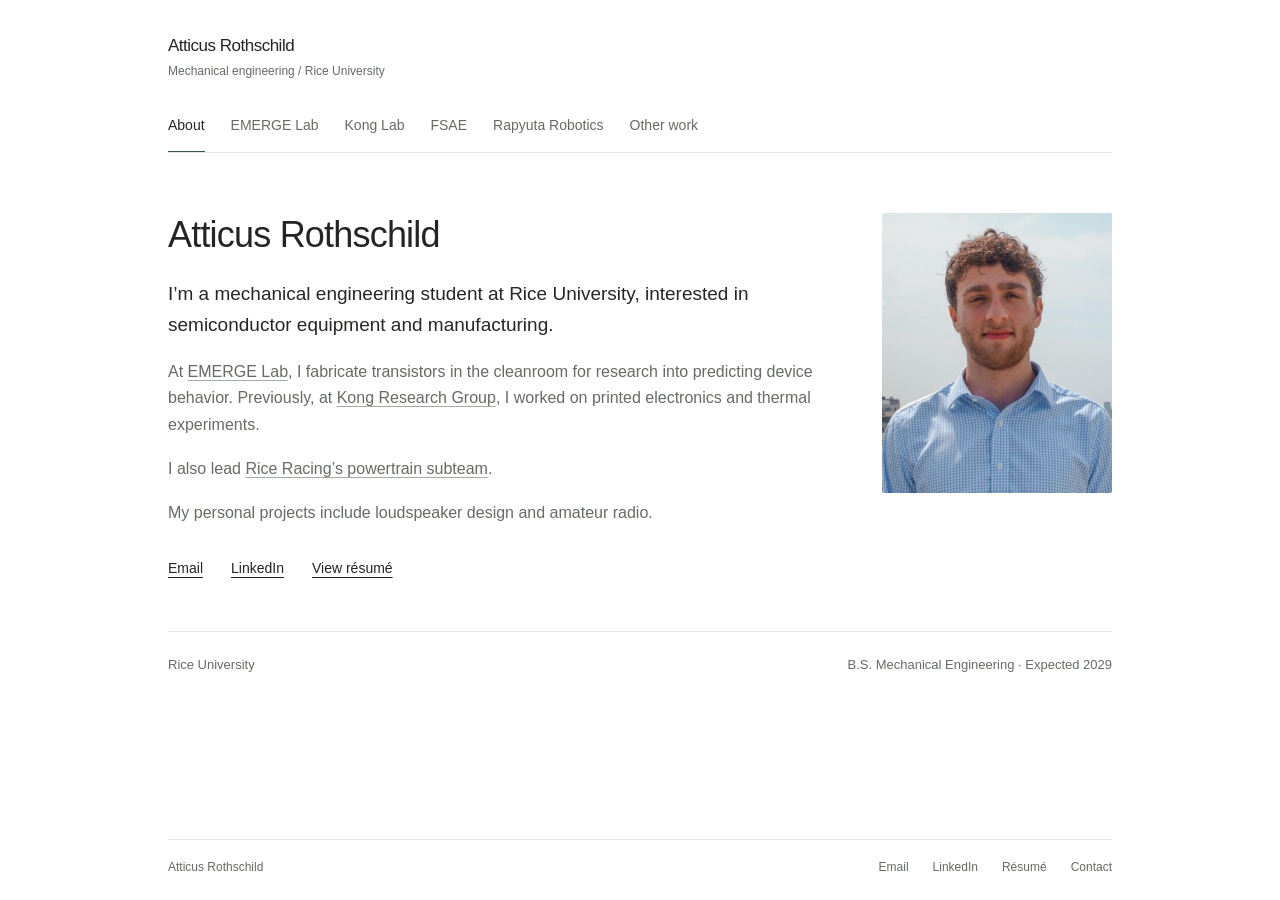
<file: index.html>
<!doctype html>
<html lang="en"><head><meta charset="utf-8"><meta name="viewport" content="width=device-width, initial-scale=1"><meta name="description" content="Atticus Rothschild — Rice mechanical engineering student pursuing semiconductor internships. Precision design, thermal testing, and microfabrication."><title>About · Atticus Rothschild</title><link rel="stylesheet" href="style.css?v=13"></head>
<body><a class="skip" href="#main">Skip to content</a><div class="shell"><header><a class="brand" href="./">Atticus Rothschild<span>Mechanical engineering / Rice University</span></a><nav aria-label="Main navigation"><a href="./" aria-current="page">About</a><a href="emerge.html">EMERGE Lab</a><a href="kong.html">Kong Lab</a><a href="fsae.html">FSAE</a><a href="rapyuta.html">Rapyuta Robotics</a><a href="work.html">Other work</a></nav></header><main id="main"><section class="about"><div><h1>Atticus Rothschild</h1><p class="lead">I’m a mechanical engineering student at Rice University, interested in semiconductor equipment and manufacturing.</p><p>At <a href="emerge.html">EMERGE Lab</a>, I fabricate transistors in the cleanroom for research into predicting device behavior. Previously, at <a href="kong.html">Kong Research Group</a>, I worked on printed electronics and thermal experiments.</p><p>I also lead <a href="fsae.html">Rice Racing’s powertrain subteam</a>.</p><p>My personal projects include loudspeaker design and amateur radio.</p><div class="text-links"><a href="contact.html#email">Email</a><a href="https://www.linkedin.com/in/atticus-rothschild-255947233/">LinkedIn</a><a href="resume.pdf">View résumé</a></div></div><a class="portrait-link" href="images/atticus.jpg"><img class="portrait" src="images/atticus.jpg" alt="Atticus Rothschild"></a></section><div class="about-note"><span>Rice University</span><span>B.S. Mechanical Engineering · Expected 2029</span></div></main><footer><span>Atticus Rothschild</span><div><a href="contact.html#email">Email</a><a href="https://www.linkedin.com/in/atticus-rothschild-255947233/">LinkedIn</a><a href="resume.pdf">Résumé</a><a href="contact.html">Contact</a></div></footer></div><script src="gallery.js?v=4" defer></script></body></html>
</file>
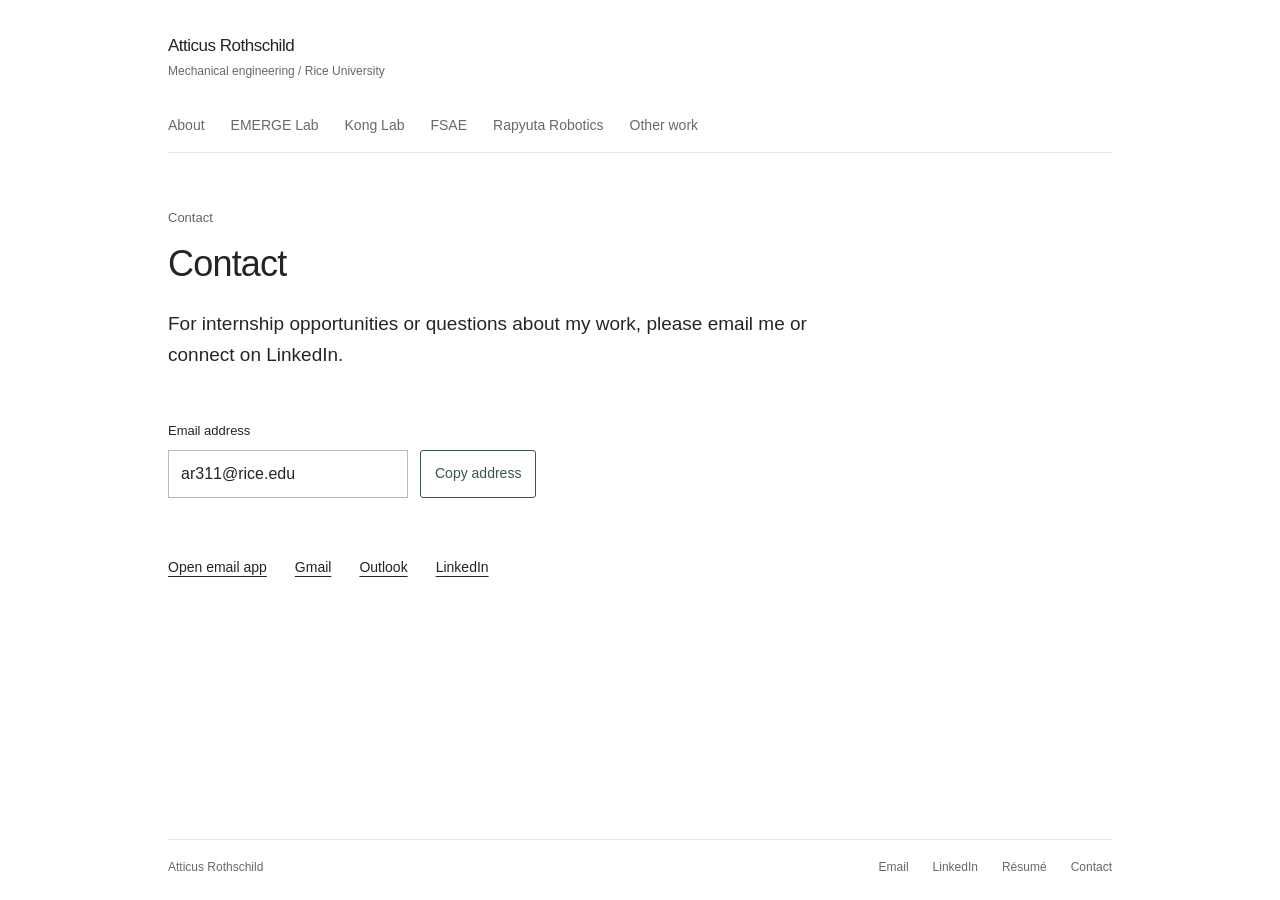
<file: contact.html>
<!doctype html>
<html lang="en"><head><meta charset="utf-8"><meta name="viewport" content="width=device-width, initial-scale=1"><meta name="description" content="Atticus Rothschild — Rice mechanical engineering student pursuing semiconductor internships. Precision design, thermal testing, and microfabrication."><title>Contact · Atticus Rothschild</title><link rel="stylesheet" href="style.css?v=13"></head>
<body><a class="skip" href="#main">Skip to content</a><div class="shell"><header><a class="brand" href="./">Atticus Rothschild<span>Mechanical engineering / Rice University</span></a><nav aria-label="Main navigation"><a href="./">About</a><a href="emerge.html">EMERGE Lab</a><a href="kong.html">Kong Lab</a><a href="fsae.html">FSAE</a><a href="rapyuta.html">Rapyuta Robotics</a><a href="work.html">Other work</a></nav></header><main id="main"><section class="intro"><p class="eyebrow">Contact</p><h1>Contact</h1><p class="lead">For internship opportunities or questions about my work, please email me or connect on LinkedIn.</p></section><section class="email-contact" id="email" aria-label="Email Atticus"><label for="email-address">Email address</label><div class="email-copy"><input id="email-address" type="text" readonly value="ar311@rice.edu"><button type="button" data-copy-email>Copy address</button></div><p id="email-status" role="status" aria-live="polite"></p><div class="text-links"><a href="mailto:ar311@rice.edu">Open email app</a><a href="https://mail.google.com/mail/?view=cm&amp;fs=1&amp;to=ar311%40rice.edu" target="_blank" rel="noopener noreferrer">Gmail</a><a href="https://outlook.office.com/mail/deeplink/compose?to=ar311%40rice.edu" target="_blank" rel="noopener noreferrer">Outlook</a><a href="https://www.linkedin.com/in/atticus-rothschild-255947233/">LinkedIn</a></div></section></main><footer><span>Atticus Rothschild</span><div><a href="contact.html#email">Email</a><a href="https://www.linkedin.com/in/atticus-rothschild-255947233/">LinkedIn</a><a href="resume.pdf">Résumé</a><a href="contact.html">Contact</a></div></footer></div><script src="gallery.js?v=4" defer></script><script src="contact.js?v=1" defer></script></body></html>
</file>
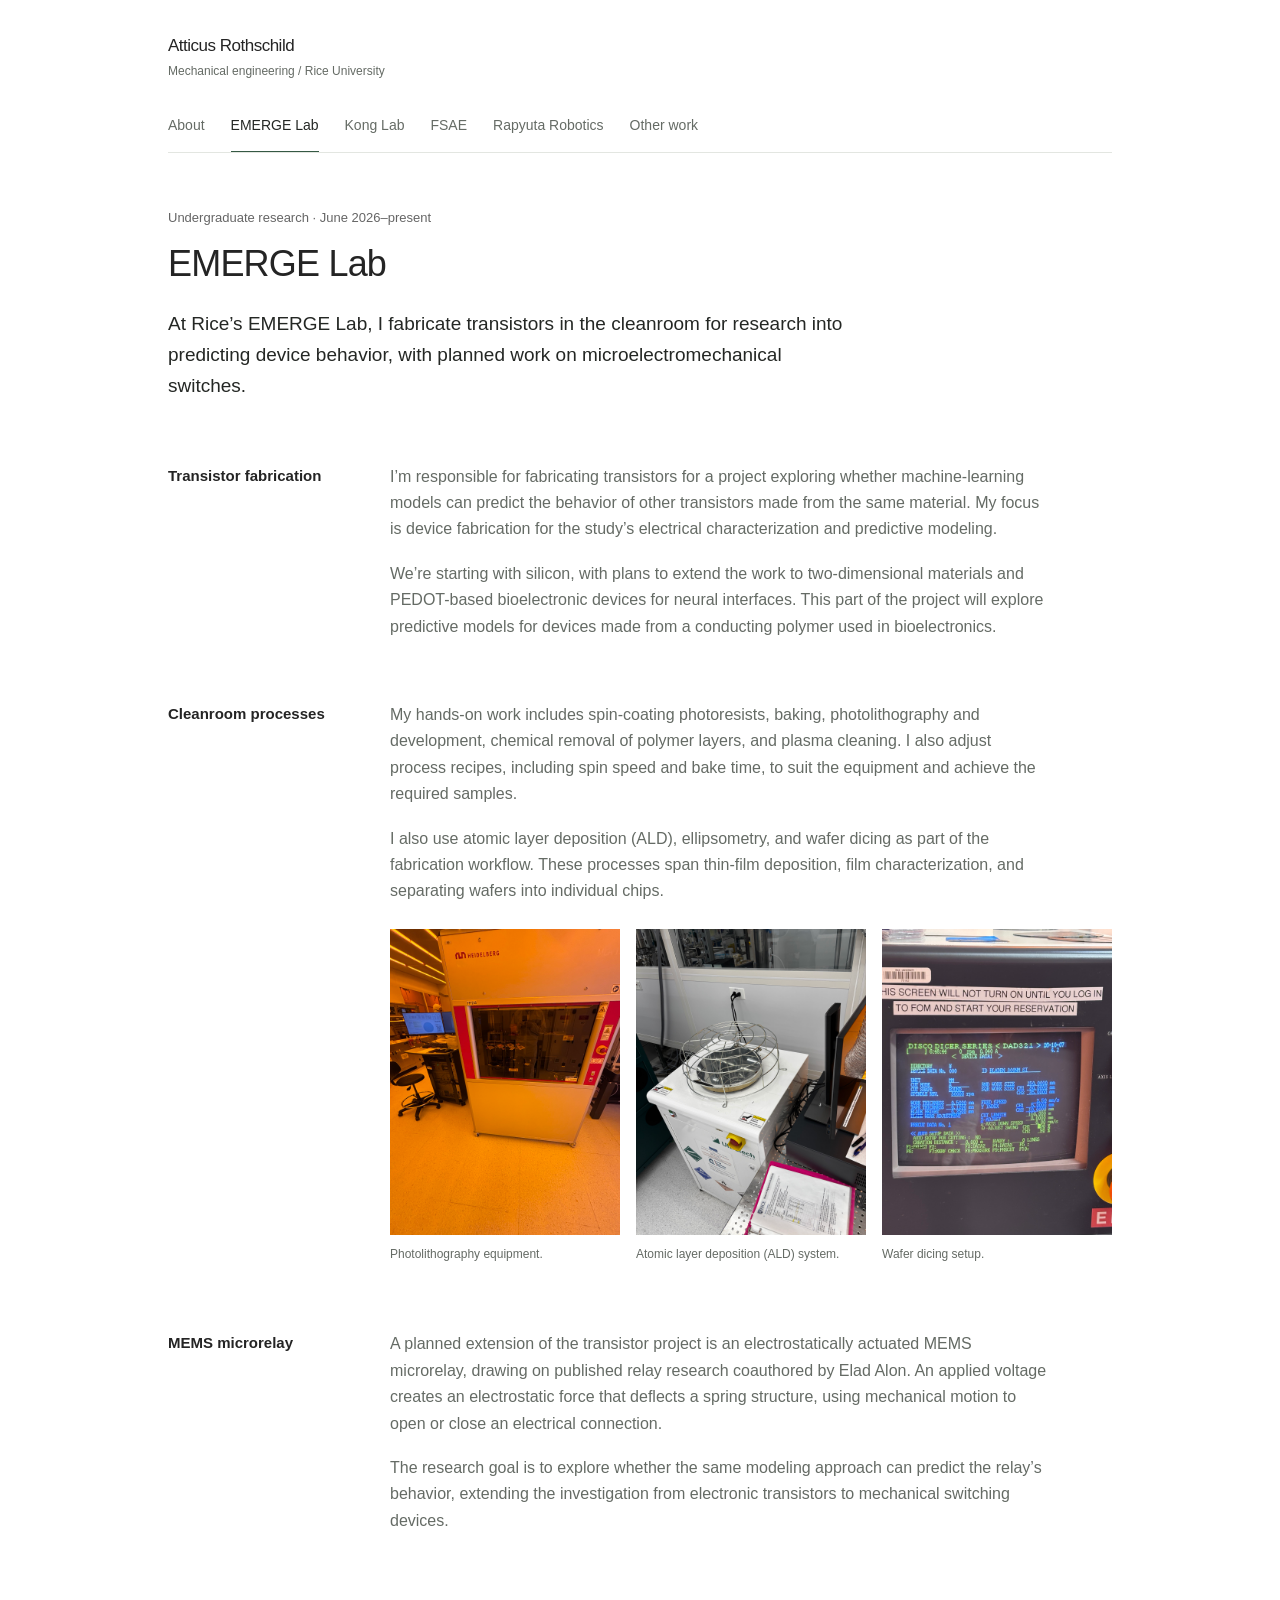
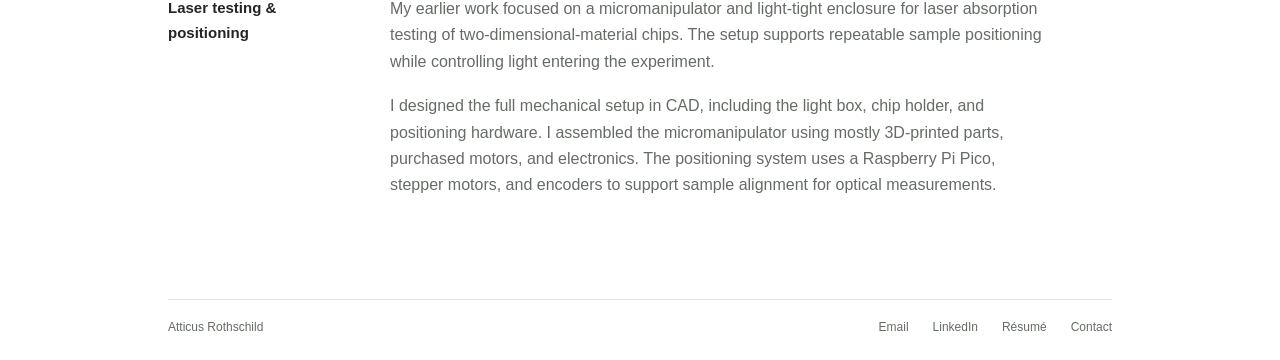
<file: emerge.html>
<!doctype html>
<html lang="en"><head><meta charset="utf-8"><meta name="viewport" content="width=device-width, initial-scale=1"><meta name="description" content="Atticus Rothschild — Rice mechanical engineering student pursuing semiconductor internships. Precision design, thermal testing, and microfabrication."><title>EMERGE Lab · Atticus Rothschild</title><link rel="stylesheet" href="style.css?v=13"></head>
<body><a class="skip" href="#main">Skip to content</a><div class="shell"><header><a class="brand" href="./">Atticus Rothschild<span>Mechanical engineering / Rice University</span></a><nav aria-label="Main navigation"><a href="./">About</a><a href="emerge.html" aria-current="page">EMERGE Lab</a><a href="kong.html">Kong Lab</a><a href="fsae.html">FSAE</a><a href="rapyuta.html">Rapyuta Robotics</a><a href="work.html">Other work</a></nav></header><main id="main"><section class="intro"><p class="eyebrow">Undergraduate research · June 2026–present</p><h1>EMERGE Lab</h1><p class="lead">At Rice’s EMERGE Lab, I fabricate transistors in the cleanroom for research into predicting device behavior, with planned work on microelectromechanical switches.</p></section><section class="detail"><h2>Transistor fabrication</h2><div><p>I’m responsible for fabricating transistors for a project exploring whether machine-learning models can predict the behavior of other transistors made from the same material. My focus is device fabrication for the study’s electrical characterization and predictive modeling.</p><p>We’re starting with silicon, with plans to extend the work to two-dimensional materials and PEDOT-based bioelectronic devices for neural interfaces. This part of the project will explore predictive models for devices made from a conducting polymer used in bioelectronics.</p></div></section><section class="detail"><h2>Cleanroom processes</h2><div><p>My hands-on work includes spin-coating photoresists, baking, photolithography and development, chemical removal of polymer layers, and plasma cleaning. I also adjust process recipes, including spin speed and bake time, to suit the equipment and achieve the required samples.</p><p>I also use atomic layer deposition (ALD), ellipsometry, and wafer dicing as part of the fabrication workflow. These processes span thin-film deposition, film characterization, and separating wafers into individual chips.</p><div class="equipment-photos"><figure><a href="images/cleanroom-lithography.jpg"><img loading="lazy" src="images/cleanroom-lithography.jpg" alt="Heidelberg photolithography equipment under amber cleanroom lighting" width="1200" height="1600"></a><figcaption>Photolithography equipment.</figcaption></figure><figure><a href="images/cleanroom-ald.jpg"><img loading="lazy" src="images/cleanroom-ald.jpg" alt="Ultratech atomic layer deposition system in the cleanroom" width="1200" height="1600"></a><figcaption>Atomic layer deposition (ALD) system.</figcaption></figure><figure><a href="images/cleanroom-dicer.jpg"><img loading="lazy" src="images/cleanroom-dicer.jpg" alt="DISCO DAD321 wafer dicing saw control panel" width="1200" height="1600"></a><figcaption>Wafer dicing setup.</figcaption></figure></div></div></section><section class="detail"><h2>MEMS microrelay</h2><div><p>A planned extension of the transistor project is an electrostatically actuated MEMS microrelay, drawing on published relay research coauthored by Elad Alon. An applied voltage creates an electrostatic force that deflects a spring structure, using mechanical motion to open or close an electrical connection.</p><p>The research goal is to explore whether the same modeling approach can predict the relay’s behavior, extending the investigation from electronic transistors to mechanical switching devices.</p></div></section><section class="detail"><h2>Laser testing &amp; positioning</h2><div><p>My earlier work focused on a micromanipulator and light-tight enclosure for laser absorption testing of two-dimensional-material chips. The setup supports repeatable sample positioning while controlling light entering the experiment.</p><p>I designed the full mechanical setup in CAD, including the light box, chip holder, and positioning hardware. I assembled the micromanipulator using mostly 3D-printed parts, purchased motors, and electronics. The positioning system uses a Raspberry Pi Pico, stepper motors, and encoders to support sample alignment for optical measurements.</p></div></section></main><footer><span>Atticus Rothschild</span><div><a href="contact.html#email">Email</a><a href="https://www.linkedin.com/in/atticus-rothschild-255947233/">LinkedIn</a><a href="resume.pdf">Résumé</a><a href="contact.html">Contact</a></div></footer></div><script src="gallery.js?v=4" defer></script></body></html>
</file>
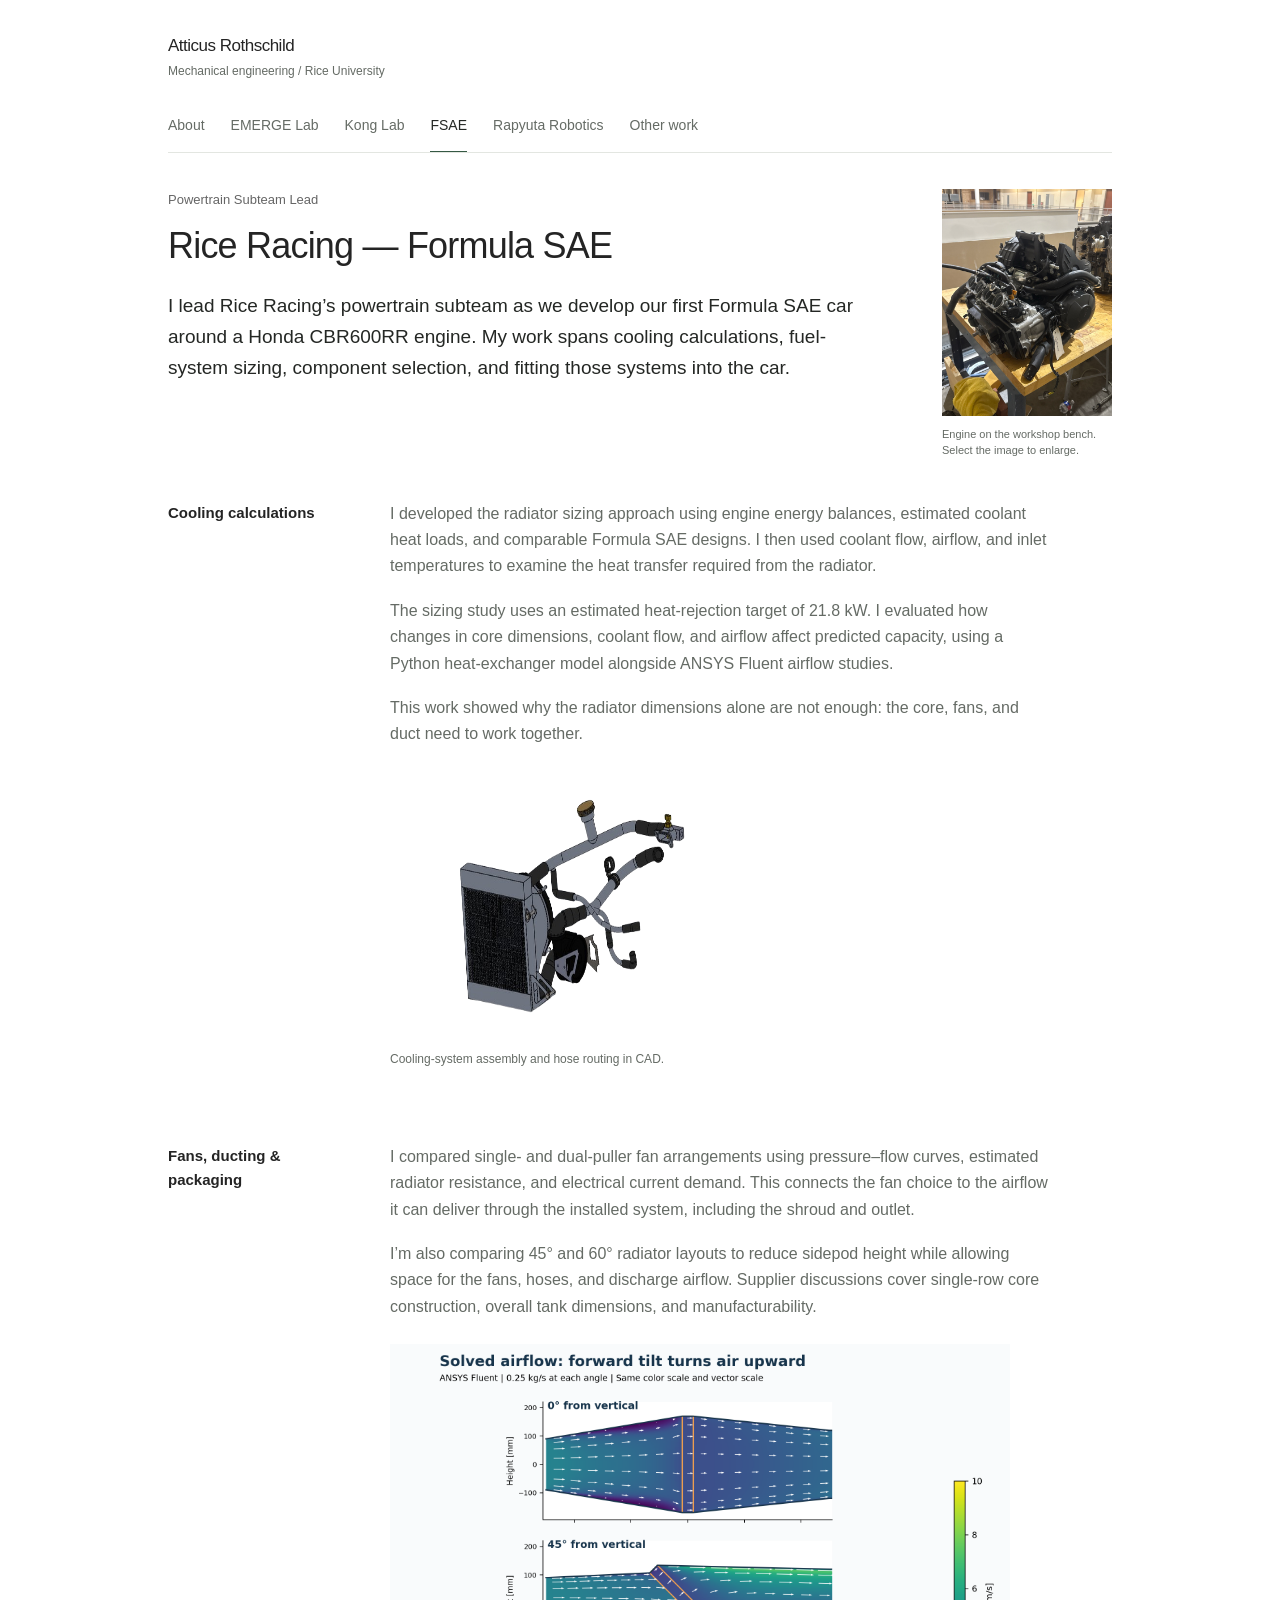
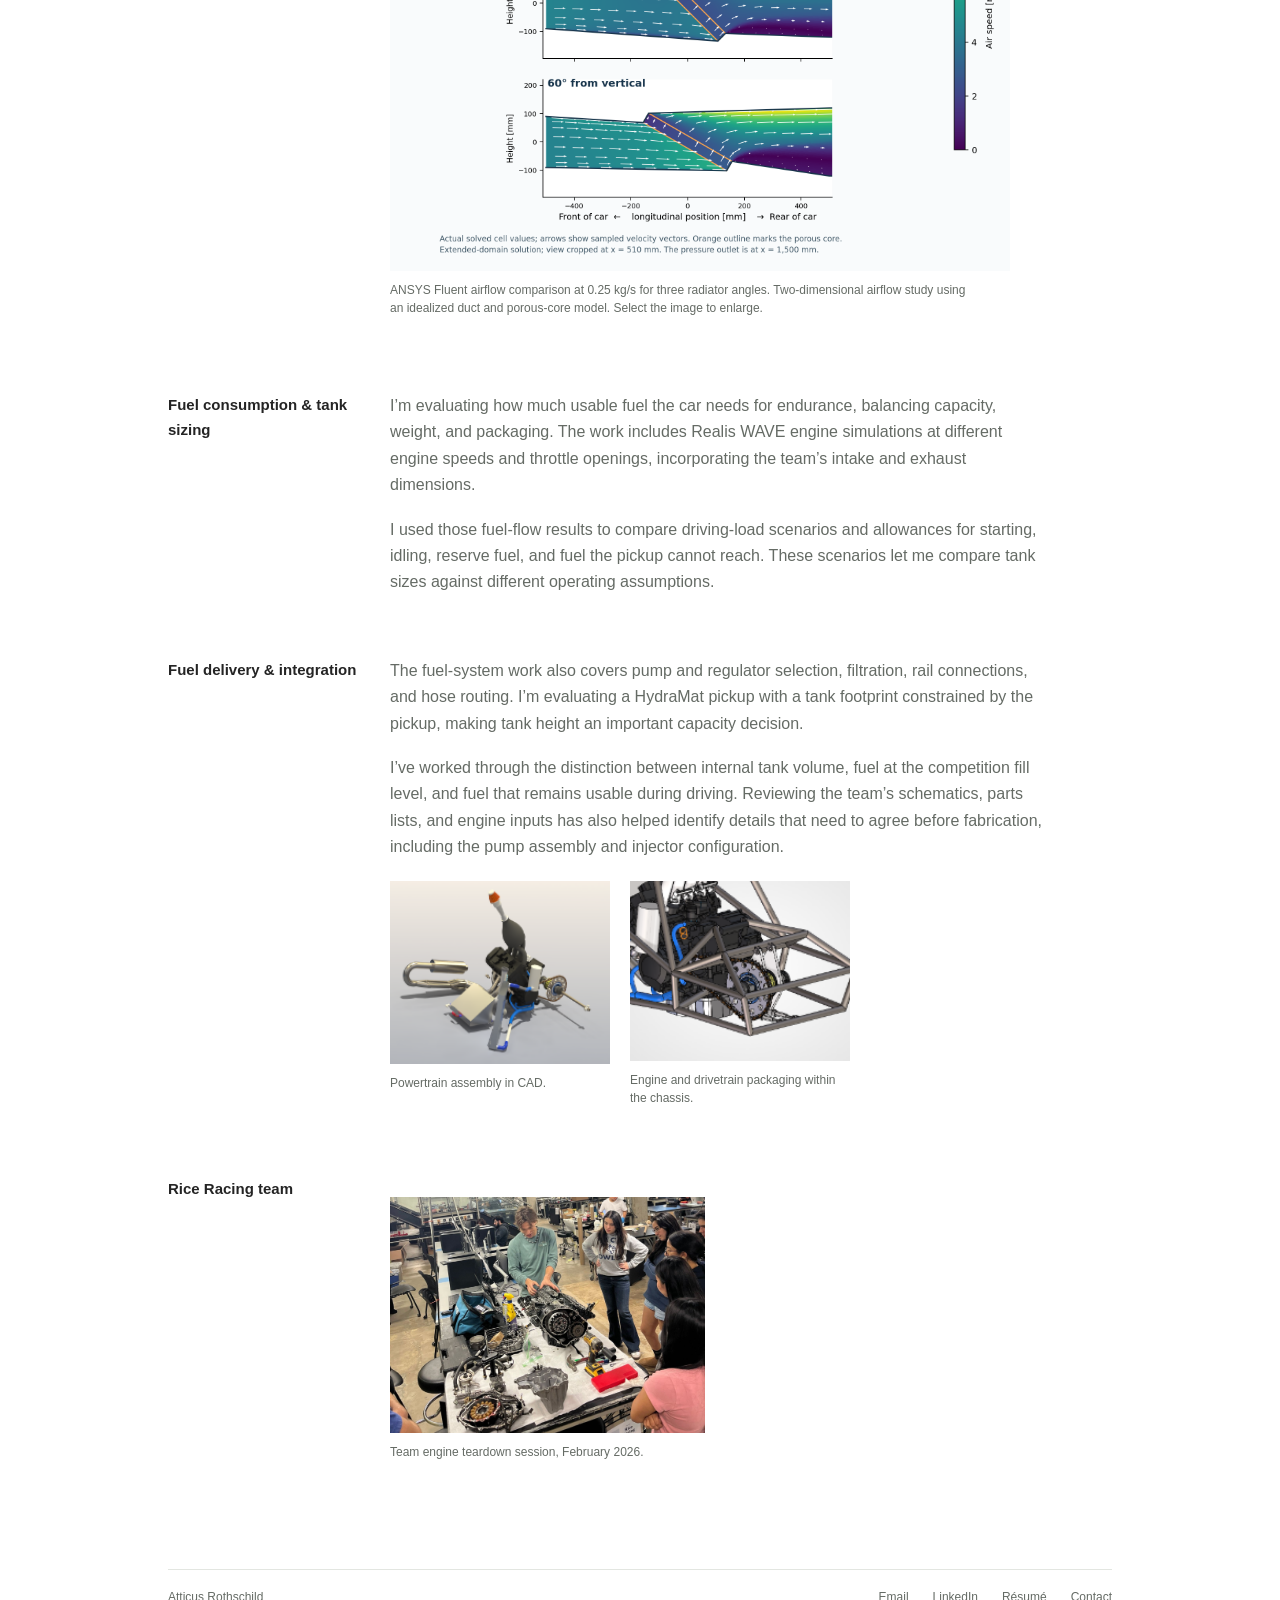
<file: fsae.html>
<!doctype html>
<html lang="en"><head><meta charset="utf-8"><meta name="viewport" content="width=device-width, initial-scale=1"><meta name="description" content="Atticus Rothschild — Rice mechanical engineering student pursuing semiconductor internships. Precision design, thermal testing, and microfabrication."><title>Formula SAE · Atticus Rothschild</title><link rel="stylesheet" href="style.css?v=13"></head>
<body><a class="skip" href="#main">Skip to content</a><div class="shell"><header><a class="brand" href="./">Atticus Rothschild<span>Mechanical engineering / Rice University</span></a><nav aria-label="Main navigation"><a href="./">About</a><a href="emerge.html">EMERGE Lab</a><a href="kong.html">Kong Lab</a><a href="fsae.html" aria-current="page">FSAE</a><a href="rapyuta.html">Rapyuta Robotics</a><a href="work.html">Other work</a></nav></header><main id="main"><div class="project-intro"><section class="intro"><p class="eyebrow">Powertrain Subteam Lead</p><h1>Rice Racing — Formula SAE</h1><p class="lead">I lead Rice Racing’s powertrain subteam as we develop our first Formula SAE car around a Honda CBR600RR engine. My work spans cooling calculations, fuel-system sizing, component selection, and fitting those systems into the car.</p></section><figure class="research-photo"><a href="images/engine-workbench.jpg"><img src="images/engine-workbench.jpg" alt="Engine on a workshop bench with intake openings and hoses visible" width="1200" height="1600"></a><figcaption>Engine on the workshop bench. Select the image to enlarge.</figcaption></figure></div><section class="detail"><h2>Cooling calculations</h2><div><p>I developed the radiator sizing approach using engine energy balances, estimated coolant heat loads, and comparable Formula SAE designs. I then used coolant flow, airflow, and inlet temperatures to examine the heat transfer required from the radiator.</p><p>The sizing study uses an estimated heat-rejection target of 21.8 kW. I evaluated how changes in core dimensions, coolant flow, and airflow affect predicted capacity, using a Python heat-exchanger model alongside ANSYS Fluent airflow studies.</p><p>This work showed why the radiator dimensions alone are not enough: the core, fans, and duct need to work together.</p><figure class="research-photo" style="max-width:320px"><a href="images/cooling-assembly.png"><img src="images/cooling-assembly.png" alt="CAD model of the radiator, fan, and coolant hose routing" loading="lazy"></a><figcaption>Cooling-system assembly and hose routing in CAD.</figcaption></figure></div></section>
<section class="detail"><h2>Fans, ducting &amp; packaging</h2><div><p>I compared single- and dual-puller fan arrangements using pressure–flow curves, estimated radiator resistance, and electrical current demand. This connects the fan choice to the airflow it can deliver through the installed system, including the shroud and outlet.</p><p>I’m also comparing 45° and 60° radiator layouts to reduce sidepod height while allowing space for the fans, hoses, and discharge airflow. Supplier discussions cover single-row core construction, overall tank dimensions, and manufacturability.</p><figure class="research-photo"><a href="images/radiator-airflow-simulation.png"><img loading="lazy" src="images/radiator-airflow-simulation.png" alt="ANSYS Fluent airflow speed and velocity vectors comparing radiator angles of 0, 45, and 60 degrees from vertical" style="width:100%;height:auto;max-height:none"></a><figcaption>ANSYS Fluent airflow comparison at 0.25 kg/s for three radiator angles. Two-dimensional airflow study using an idealized duct and porous-core model. Select the image to enlarge.</figcaption></figure></div></section>
<section class="detail"><h2>Fuel consumption &amp; tank sizing</h2><div><p>I’m evaluating how much usable fuel the car needs for endurance, balancing capacity, weight, and packaging. The work includes Realis WAVE engine simulations at different engine speeds and throttle openings, incorporating the team’s intake and exhaust dimensions.</p><p>I used those fuel-flow results to compare driving-load scenarios and allowances for starting, idling, reserve fuel, and fuel the pickup cannot reach. These scenarios let me compare tank sizes against different operating assumptions.</p></div></section>
<section class="detail"><h2>Fuel delivery &amp; integration</h2><div><p>The fuel-system work also covers pump and regulator selection, filtration, rail connections, and hose routing. I’m evaluating a HydraMat pickup with a tank footprint constrained by the pickup, making tank height an important capacity decision.</p><p>I’ve worked through the distinction between internal tank volume, fuel at the competition fill level, and fuel that remains usable during driving. Reviewing the team’s schematics, parts lists, and engine inputs has also helped identify details that need to agree before fabrication, including the pump assembly and injector configuration.</p><div class="project-photos"><figure><a href="images/powertrain-assembly.png"><img src="images/powertrain-assembly.png" alt="CAD view of the powertrain assembly" loading="lazy"></a><figcaption>Powertrain assembly in CAD.</figcaption></figure><figure><a href="images/powertrain-chassis.png"><img src="images/powertrain-chassis.png" alt="CAD view of the engine and drivetrain packaged within the chassis" loading="lazy"></a><figcaption>Engine and drivetrain packaging within the chassis.</figcaption></figure></div></div></section><section class="detail"><h2>Rice Racing team</h2><div><div class="project-photos racing-team-photos"><figure><a href="images/rice-engine-session.jpeg"><img src="images/rice-engine-session.jpeg" alt="Rice Racing members gathered around a disassembled engine during a team design session" loading="lazy"></a><figcaption>Team engine teardown session, February 2026.</figcaption></figure></div></div></section></main><footer><span>Atticus Rothschild</span><div><a href="contact.html#email">Email</a><a href="https://www.linkedin.com/in/atticus-rothschild-255947233/">LinkedIn</a><a href="resume.pdf">Résumé</a><a href="contact.html">Contact</a></div></footer></div><script src="gallery.js?v=4" defer></script></body></html>
</file>
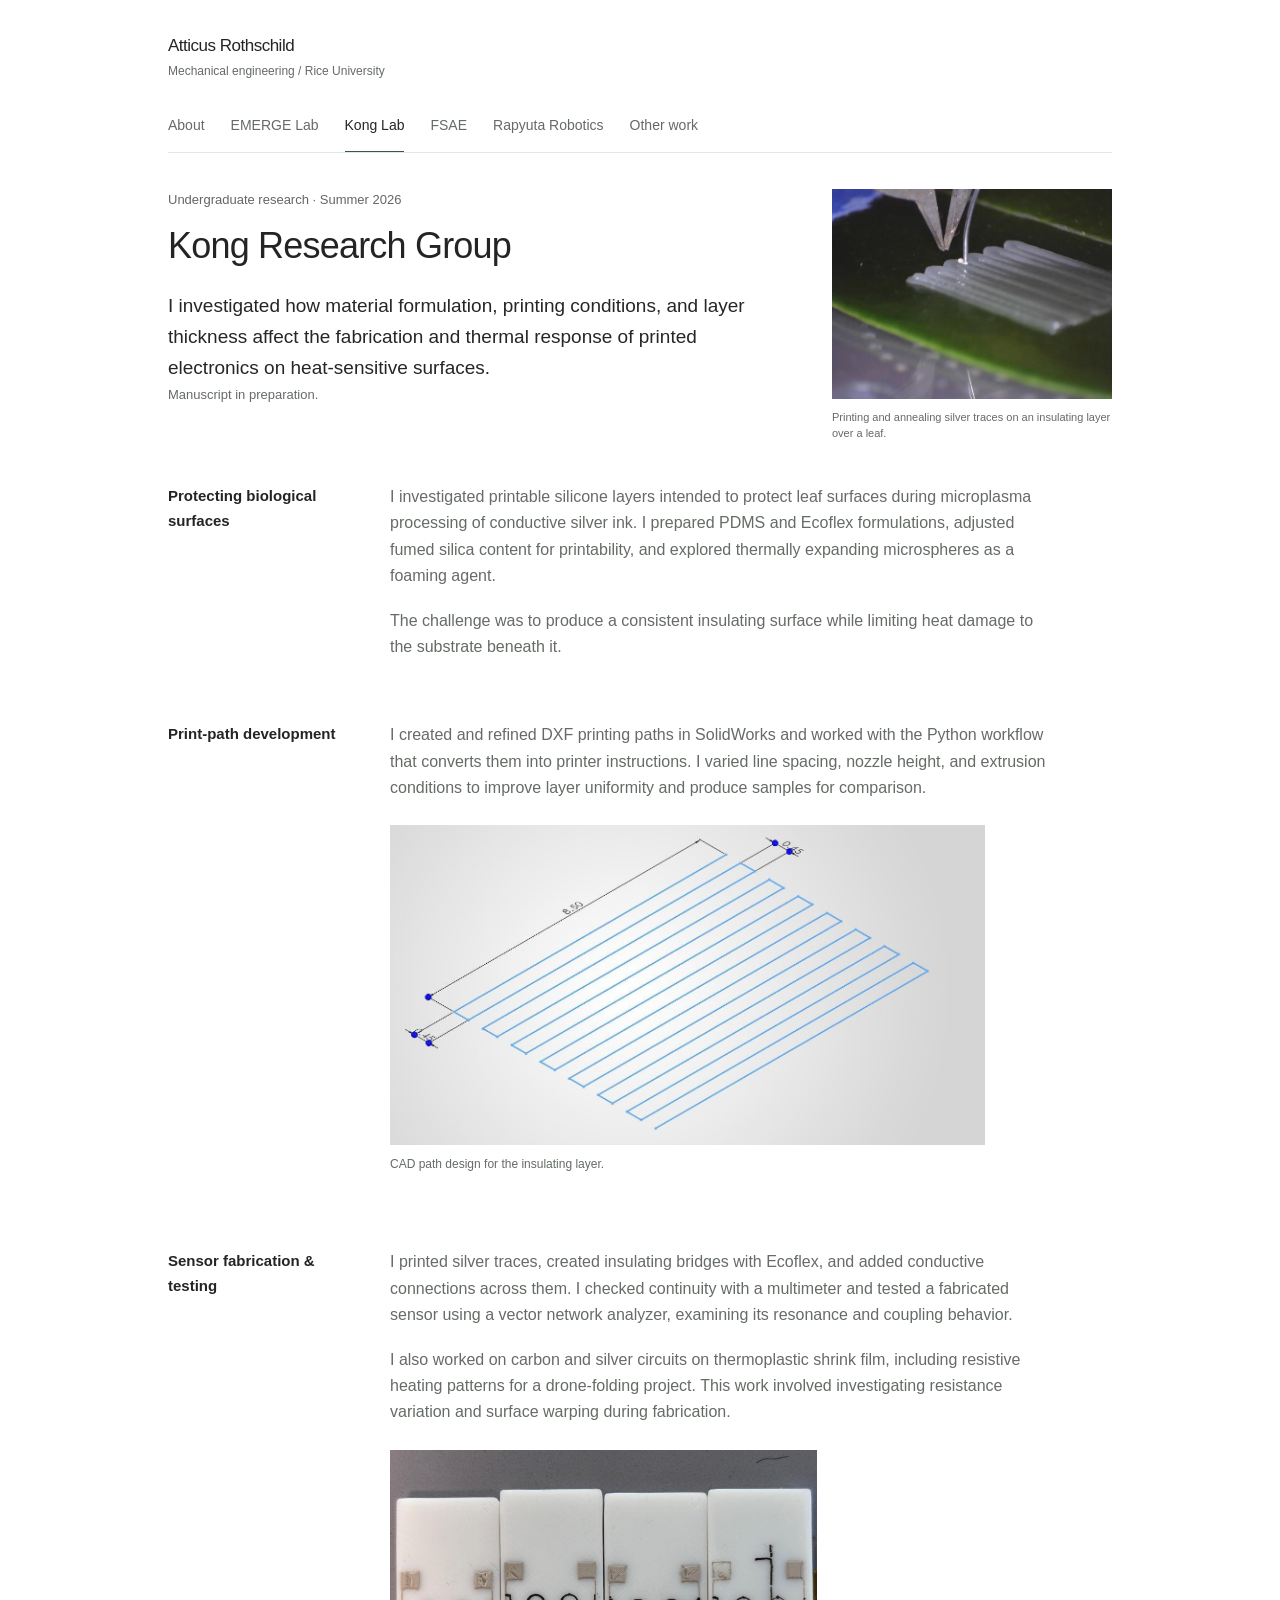
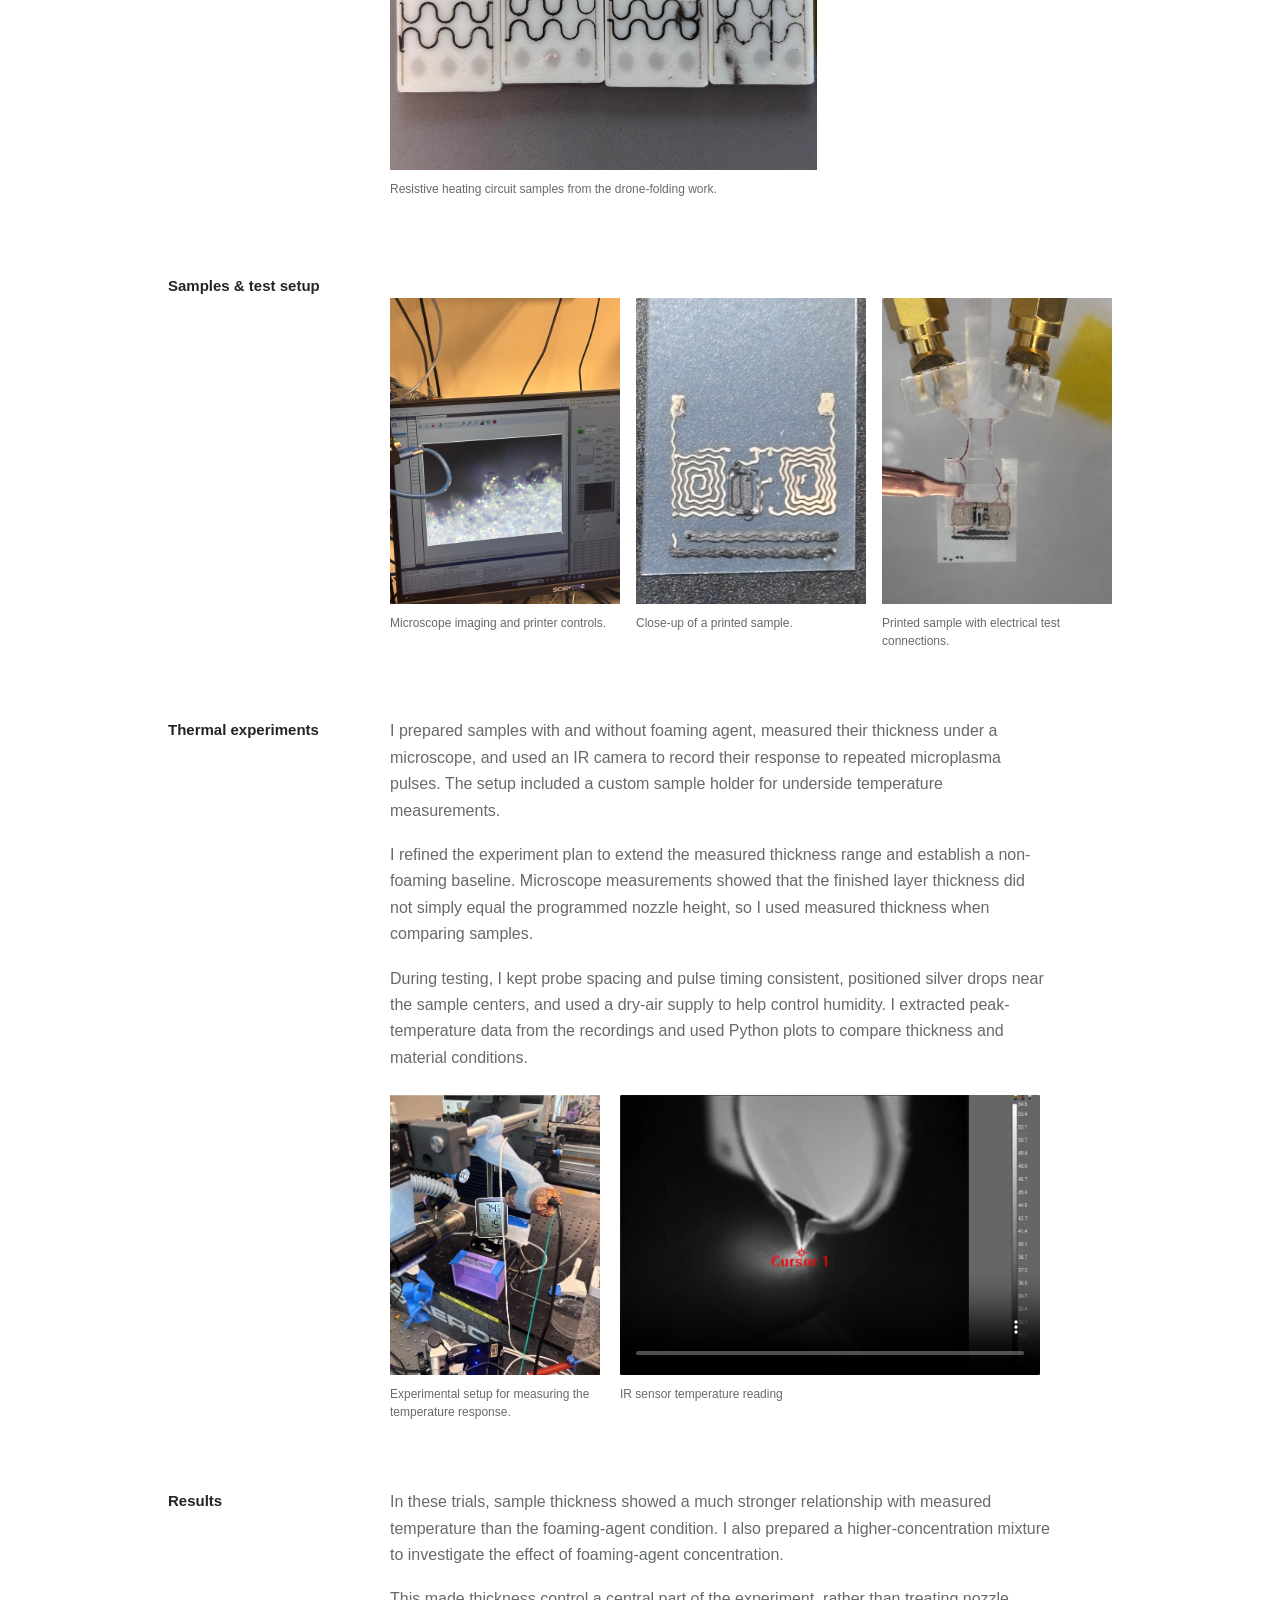
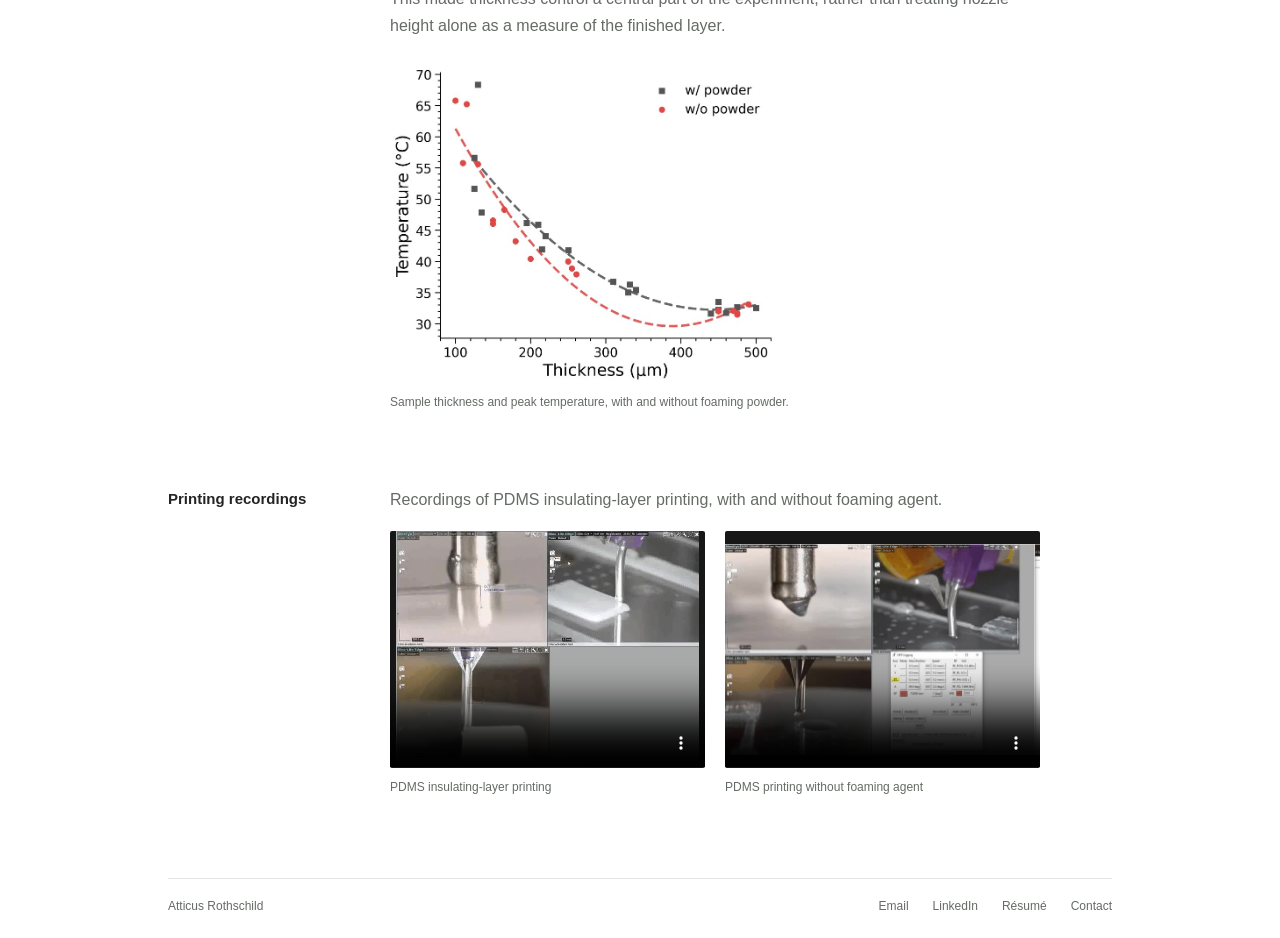
<file: kong.html>
<!doctype html>
<html lang="en"><head><meta charset="utf-8"><meta name="viewport" content="width=device-width, initial-scale=1"><meta name="description" content="Atticus Rothschild — Rice mechanical engineering student pursuing semiconductor internships. Precision design, thermal testing, and microfabrication."><title>Kong Lab · Atticus Rothschild</title><link rel="stylesheet" href="style.css?v=15"></head>
<body><a class="skip" href="#main">Skip to content</a><div class="shell"><header><a class="brand" href="./">Atticus Rothschild<span>Mechanical engineering / Rice University</span></a><nav aria-label="Main navigation"><a href="./">About</a><a href="emerge.html">EMERGE Lab</a><a href="kong.html" aria-current="page">Kong Lab</a><a href="fsae.html">FSAE</a><a href="rapyuta.html">Rapyuta Robotics</a><a href="work.html">Other work</a></nav></header><main id="main"><div class="project-intro project-intro-landscape"><section class="intro"><p class="eyebrow">Undergraduate research · Summer 2026</p><h1>Kong Research Group</h1><p class="lead">I investigated how material formulation, printing conditions, and layer thickness affect the fabrication and thermal response of printed electronics on heat-sensitive surfaces.</p><p class="meta">Manuscript in preparation.</p></section><figure class="research-photo"><a href="images/kong-leaf-printing.jpg"><img loading="lazy" src="images/kong-leaf-printing.jpg" alt="Printing onto a silicone-coated leaf surface"></a><figcaption>Printing and annealing silver traces on an insulating layer over a leaf.</figcaption></figure></div><section class="detail"><h2>Protecting biological surfaces</h2><div><p>I investigated printable silicone layers intended to protect leaf surfaces during microplasma processing of conductive silver ink. I prepared PDMS and Ecoflex formulations, adjusted fumed silica content for printability, and explored thermally expanding microspheres as a foaming agent.</p><p>The challenge was to produce a consistent insulating surface while limiting heat damage to the substrate beneath it.</p></div></section><section class="detail"><h2>Print-path development</h2><div><p>I created and refined DXF printing paths in SolidWorks and worked with the Python workflow that converts them into printer instructions. I varied line spacing, nozzle height, and extrusion conditions to improve layer uniformity and produce samples for comparison.</p><figure class="research-photo"><a href="images/kong-print-path.jpg"><img loading="lazy" src="images/kong-print-path.jpg" alt="SolidWorks sketch of parallel printing paths"></a><figcaption>CAD path design for the insulating layer.</figcaption></figure></div></section><section class="detail"><h2>Sensor fabrication & testing</h2><div><p>I printed silver traces, created insulating bridges with Ecoflex, and added conductive connections across them. I checked continuity with a multimeter and tested a fabricated sensor using a vector network analyzer, examining its resonance and coupling behavior.</p><p>I also worked on carbon and silver circuits on thermoplastic shrink film, including resistive heating patterns for a drone-folding project. This work involved investigating resistance variation and surface warping during fabrication.</p><figure class="research-photo"><a href="images/kong-resistive-circuits.jpg"><img loading="lazy" src="images/kong-resistive-circuits.jpg" alt="Printed serpentine resistive circuits on sample substrates"></a><figcaption>Resistive heating circuit samples from the drone-folding work.</figcaption></figure></div></section><section class="detail"><h2>Samples &amp; test setup</h2><div><div class="equipment-photos"><figure><a href="images/kong-microscope-monitor.jpg"><img loading="lazy" src="images/kong-microscope-monitor.jpg" alt="Microscope camera view displayed beside printer controls" width="1200" height="1600"></a><figcaption>Microscope imaging and printer controls.</figcaption></figure><figure><a href="images/kong-printed-sample.jpg"><img loading="lazy" src="images/kong-printed-sample.jpg" alt="Printed spiral traces and dark patterned features on a substrate" width="1200" height="1600"></a><figcaption>Close-up of a printed sample.</figcaption></figure><figure><div class="portrait-turn"><a href="images/kong-sample-connections.jpg"><img loading="lazy" src="images/kong-sample-connections.jpg" alt="Printed sample connected to leads and a clip for testing" width="1600" height="1200"></a></div><figcaption>Printed sample with electrical test connections.</figcaption></figure></div></div></section><section class="detail"><h2>Thermal experiments</h2><div><p>I prepared samples with and without foaming agent, measured their thickness under a microscope, and used an IR camera to record their response to repeated microplasma pulses. The setup included a custom sample holder for underside temperature measurements.</p><p>I refined the experiment plan to extend the measured thickness range and establish a non-foaming baseline. Microscope measurements showed that the finished layer thickness did not simply equal the programmed nozzle height, so I used measured thickness when comparing samples.</p><p>During testing, I kept probe spacing and pulse timing consistent, positioned silver drops near the sample centers, and used a dry-air supply to help control humidity. I extracted peak-temperature data from the recordings and used Python plots to compare thickness and material conditions.</p><div class="thermal-media"><figure class="research-photo"><div class="upright-photo" id="thermal-setup"><a href="images/kong-thermal-setup.jpg"><img loading="lazy" src="images/kong-thermal-setup.jpg" alt="Laboratory setup for microplasma heating and IR-camera measurements"></a></div><figcaption>Experimental setup for measuring the temperature response.</figcaption></figure><figure><video controls playsinline preload="none" poster="media/kong-3.jpg" aria-label="IR sensor temperature reading"><source src="media/kong-3.mp4" type="video/mp4">Your browser does not support video. <a href="media/kong-3.mp4">Download recording</a>.</video><figcaption>IR sensor temperature reading</figcaption></figure></div></div></section><section class="detail"><h2>Results</h2><div><p>In these trials, sample thickness showed a much stronger relationship with measured temperature than the foaming-agent condition. I also prepared a higher-concentration mixture to investigate the effect of foaming-agent concentration.</p><p>This made thickness control a central part of the experiment, rather than treating nozzle height alone as a measure of the finished layer.</p><figure class="research-photo"><a href="images/kong-thickness-results.jpg"><img loading="lazy" src="images/kong-thickness-results.jpg" alt="Plot comparing sample thickness and temperature for samples with and without foaming powder"></a><figcaption>Sample thickness and peak temperature, with and without foaming powder.</figcaption></figure></div></section><section class="detail"><h2>Printing recordings</h2><div><p>Recordings of PDMS insulating-layer printing, with and without foaming agent.</p><div class="media-grid"><figure><video controls playsinline preload="none" poster="media/kong-1.jpg" aria-label="PDMS insulating-layer printing"><source src="media/kong-1.mp4" type="video/mp4">Your browser does not support video. <a href="media/kong-1.mp4">Download recording</a>.</video><figcaption>PDMS insulating-layer printing</figcaption></figure><figure><video controls playsinline preload="none" poster="media/kong-2.jpg" aria-label="PDMS printing without foaming agent"><source src="media/kong-2.mp4" type="video/mp4">Your browser does not support video. <a href="media/kong-2.mp4">Download recording</a>.</video><figcaption>PDMS printing without foaming agent</figcaption></figure></div></div></section></main><footer><span>Atticus Rothschild</span><div><a href="contact.html#email">Email</a><a href="https://www.linkedin.com/in/atticus-rothschild-255947233/">LinkedIn</a><a href="resume.pdf">Résumé</a><a href="contact.html">Contact</a></div></footer></div><script src="gallery.js?v=4" defer></script></body></html>
</file>
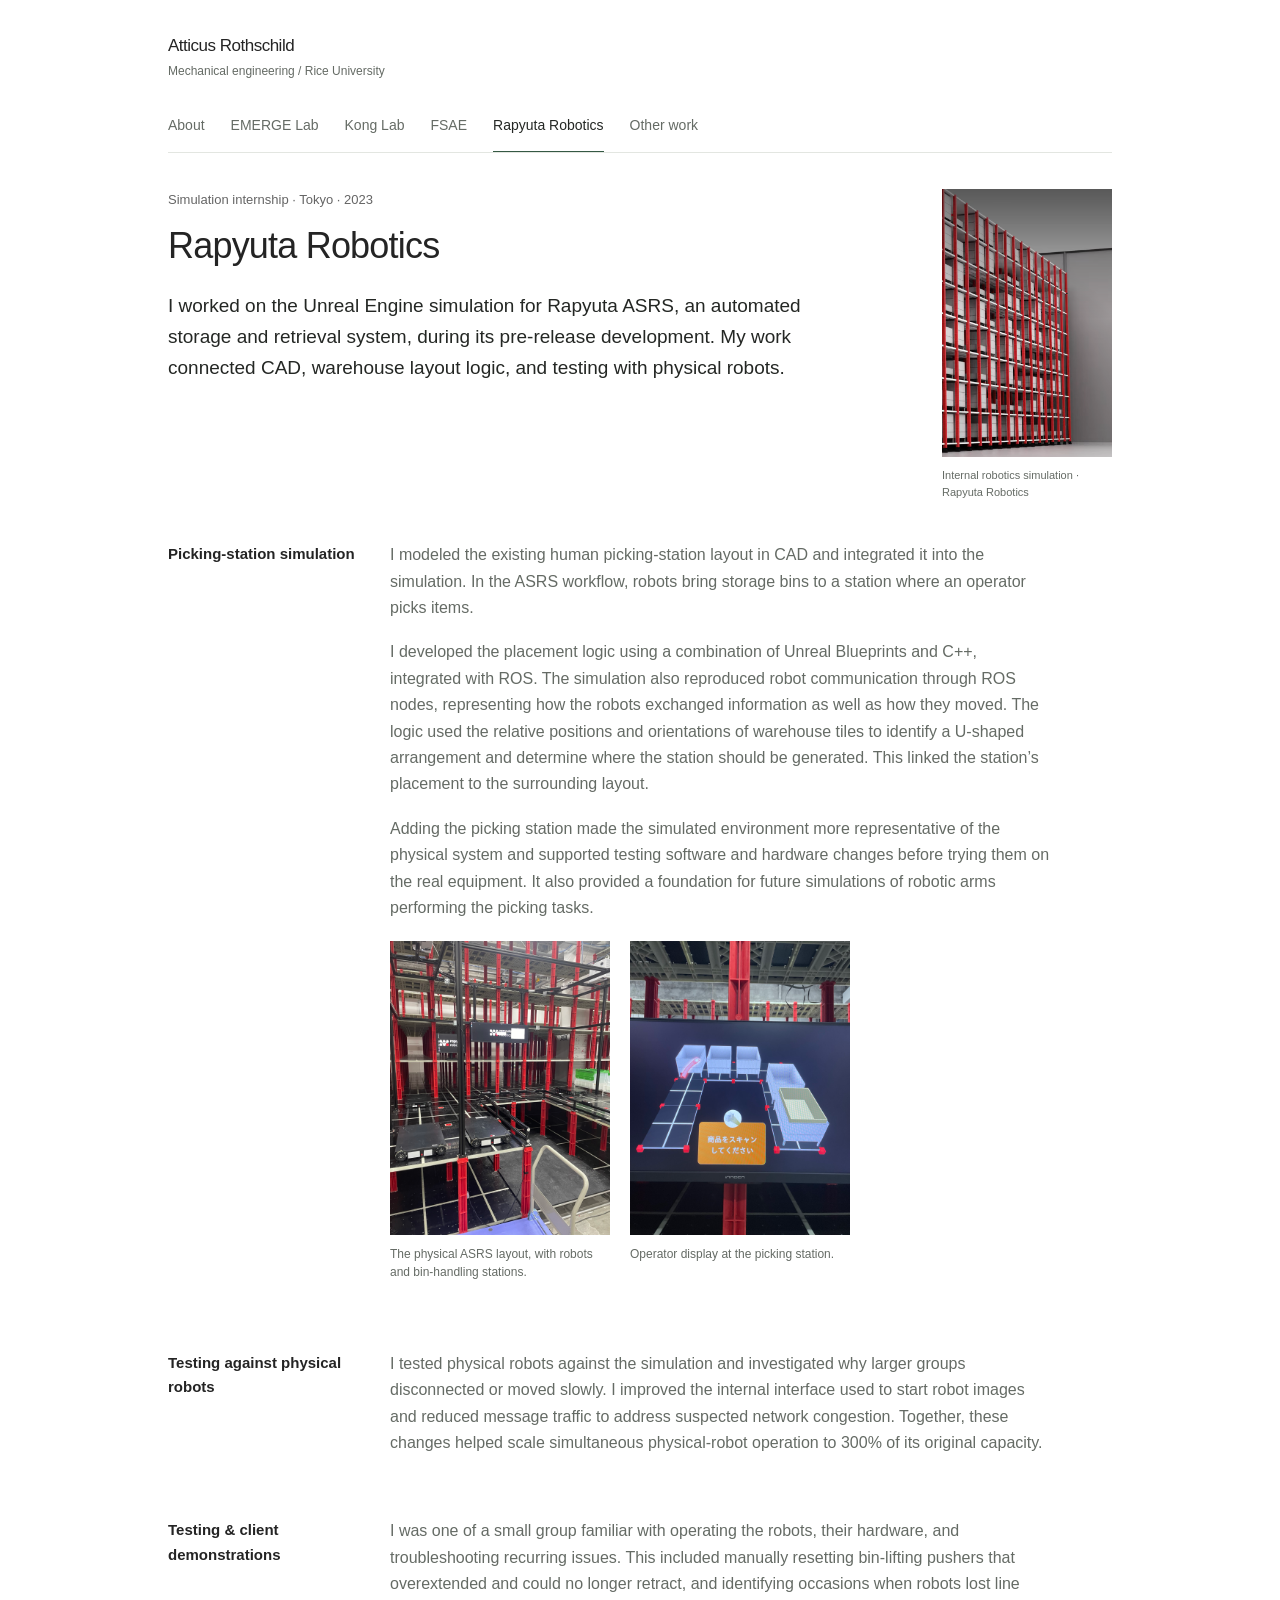
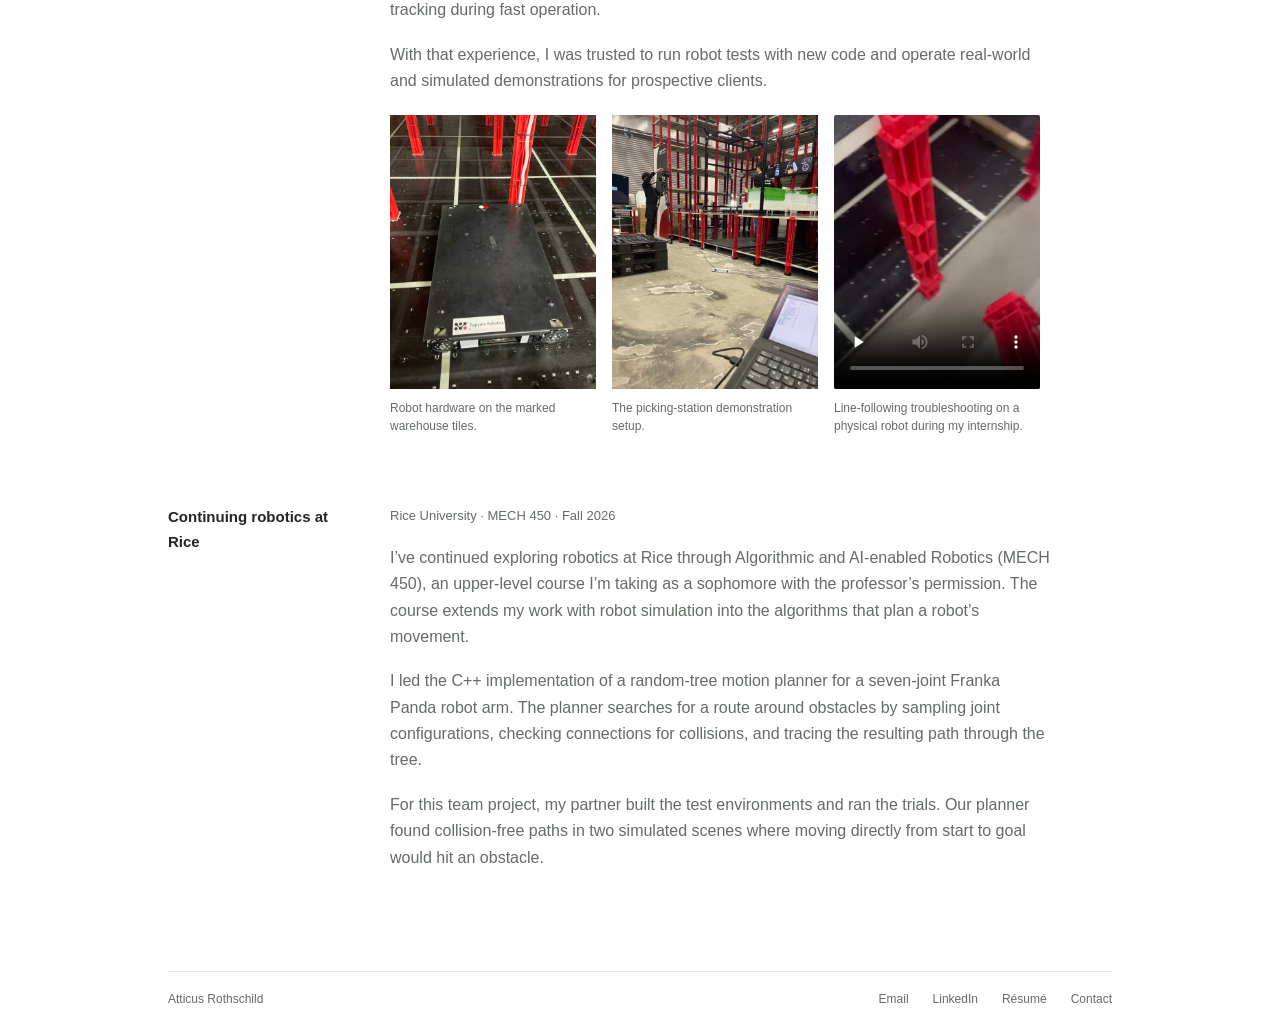
<file: rapyuta.html>
<!doctype html>
<html lang="en"><head><meta charset="utf-8"><meta name="viewport" content="width=device-width, initial-scale=1"><meta name="description" content="Atticus Rothschild — Rice mechanical engineering student pursuing semiconductor internships. Precision design, thermal testing, and microfabrication."><title>Rapyuta Robotics · Atticus Rothschild</title><link rel="stylesheet" href="style.css?v=13"></head>
<body><a class="skip" href="#main">Skip to content</a><div class="shell"><header><a class="brand" href="./">Atticus Rothschild<span>Mechanical engineering / Rice University</span></a><nav aria-label="Main navigation"><a href="./">About</a><a href="emerge.html">EMERGE Lab</a><a href="kong.html">Kong Lab</a><a href="fsae.html">FSAE</a><a href="rapyuta.html" aria-current="page">Rapyuta Robotics</a><a href="work.html">Other work</a></nav></header><main id="main"><div class="project-intro"><section class="intro"><p class="eyebrow">Simulation internship · Tokyo · 2023</p><h1>Rapyuta Robotics</h1><p class="lead">I worked on the Unreal Engine simulation for Rapyuta ASRS, an automated storage and retrieval system, during its pre-release development. My work connected CAD, warehouse layout logic, and testing with physical robots.</p></section><figure class="project-visual"><a href="images/Screenshot%202026-05-19%20205520.png"><img src="images/Screenshot%202026-05-19%20205520.png" alt="Warehouse robotics simulation in Unreal Engine"></a><figcaption>Internal robotics simulation · Rapyuta Robotics</figcaption></figure></div><section class="detail"><h2>Picking-station simulation</h2><div><p>I modeled the existing human picking-station layout in CAD and integrated it into the simulation. In the ASRS workflow, robots bring storage bins to a station where an operator picks items.</p><p>I developed the placement logic using a combination of Unreal Blueprints and C++, integrated with ROS. The simulation also reproduced robot communication through ROS nodes, representing how the robots exchanged information as well as how they moved. The logic used the relative positions and orientations of warehouse tiles to identify a U-shaped arrangement and determine where the station should be generated. This linked the station’s placement to the surrounding layout.</p><p>Adding the picking station made the simulated environment more representative of the physical system and supported testing software and hardware changes before trying them on the real equipment. It also provided a foundation for future simulations of robotic arms performing the picking tasks.</p><div class="project-photos"><figure><a href="images/rapyuta-warehouse.jpg"><img src="images/rapyuta-warehouse.jpg" alt="ASRS robots on marked tiles within the multilevel warehouse structure" loading="lazy" width="1200" height="1600"></a><figcaption>The physical ASRS layout, with robots and bin-handling stations.</figcaption></figure><figure><a href="images/rapyuta-operator-display.jpg"><img src="images/rapyuta-operator-display.jpg" alt="Operator display showing bins arranged around a U-shaped station" loading="lazy" width="1200" height="1600"></a><figcaption>Operator display at the picking station.</figcaption></figure></div></div></section><section class="detail"><h2>Testing against physical robots</h2><div><p>I tested physical robots against the simulation and investigated why larger groups disconnected or moved slowly. I improved the internal interface used to start robot images and reduced message traffic to address suspected network congestion. Together, these changes helped scale simultaneous physical-robot operation to 300% of its original capacity.</p></div></section><section class="detail"><h2>Testing &amp; client demonstrations</h2><div><p>I was one of a small group familiar with operating the robots, their hardware, and troubleshooting recurring issues. This included manually resetting bin-lifting pushers that overextended and could no longer retract, and identifying occasions when robots lost line tracking during fast operation.</p><p>With that experience, I was trusted to run robot tests with new code and operate real-world and simulated demonstrations for prospective clients.</p><div class="project-photos demonstration-media"><figure><a href="images/rapyuta-robot.jpg"><img src="images/rapyuta-robot.jpg" alt="Rapyuta robot on the warehouse line-following grid" loading="lazy" width="1200" height="1600"></a><figcaption>Robot hardware on the marked warehouse tiles.</figcaption></figure><figure><a href="images/rapyuta-demonstration.jpg"><img src="images/rapyuta-demonstration.jpg" alt="Picking station with storage bins and a camera recording the setup" loading="lazy" width="1200" height="1600"></a><figcaption>The picking-station demonstration setup.</figcaption></figure><figure class="troubleshooting-video"><video controls playsinline preload="none" poster="media/rapyuta-line-following.jpg" aria-label="Line-following troubleshooting on a physical ASRS robot"><source src="media/rapyuta-line-following.mp4" type="video/mp4">Your browser does not support embedded video. <a href="media/rapyuta-line-following.mp4">Watch the video</a>.</video><figcaption>Line-following troubleshooting on a physical robot during my internship.</figcaption></figure></div></div></section><section class="detail" id="robot-motion-planning"><h2>Continuing robotics at Rice</h2><div><p class="meta">Rice University · MECH 450 · Fall 2026</p><p>I’ve continued exploring robotics at Rice through Algorithmic and AI-enabled Robotics (MECH 450), an upper-level course I’m taking as a sophomore with the professor’s permission. The course extends my work with robot simulation into the algorithms that plan a robot’s movement.</p><p>I led the C++ implementation of a random-tree motion planner for a seven-joint Franka Panda robot arm. The planner searches for a route around obstacles by sampling joint configurations, checking connections for collisions, and tracing the resulting path through the tree.</p><p>For this team project, my partner built the test environments and ran the trials. Our planner found collision-free paths in two simulated scenes where moving directly from start to goal would hit an obstacle.</p></div></section></main><footer><span>Atticus Rothschild</span><div><a href="contact.html#email">Email</a><a href="https://www.linkedin.com/in/atticus-rothschild-255947233/">LinkedIn</a><a href="resume.pdf">Résumé</a><a href="contact.html">Contact</a></div></footer></div><script src="gallery.js?v=4" defer></script></body></html>
</file>
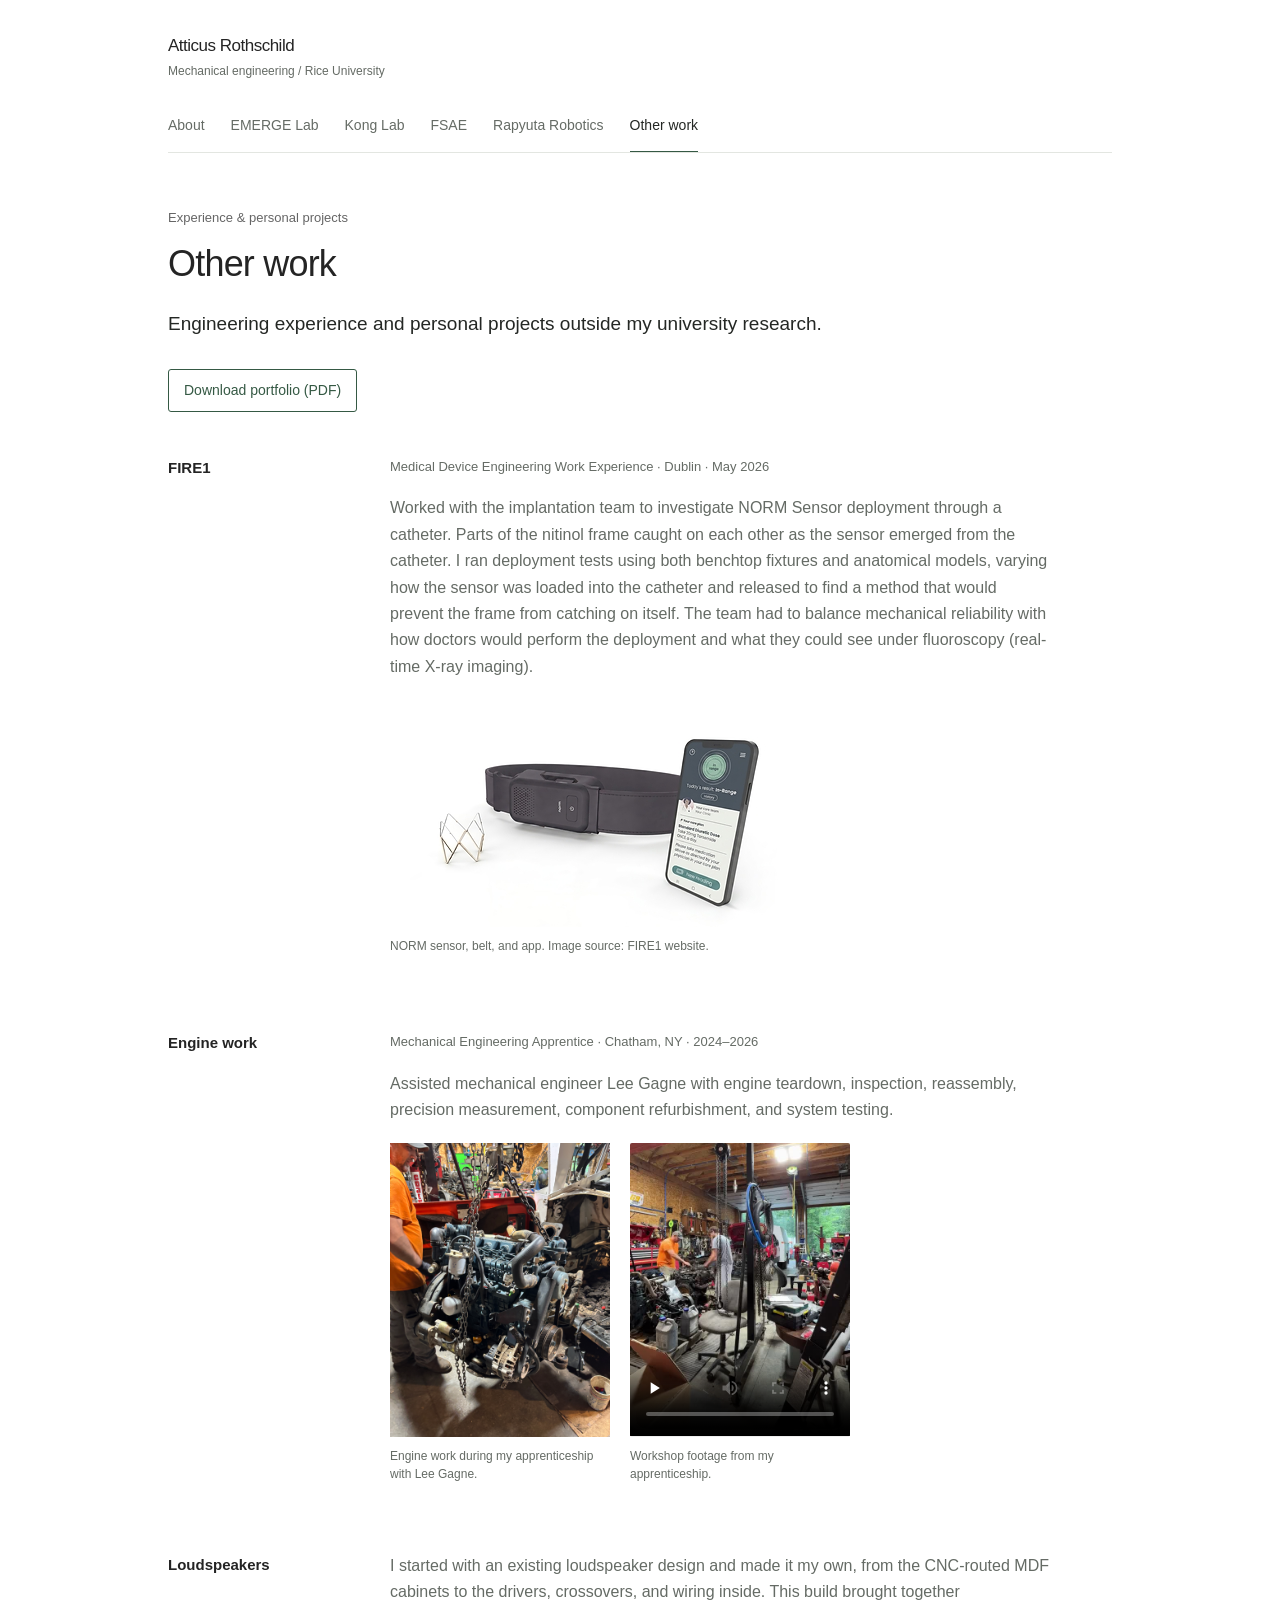
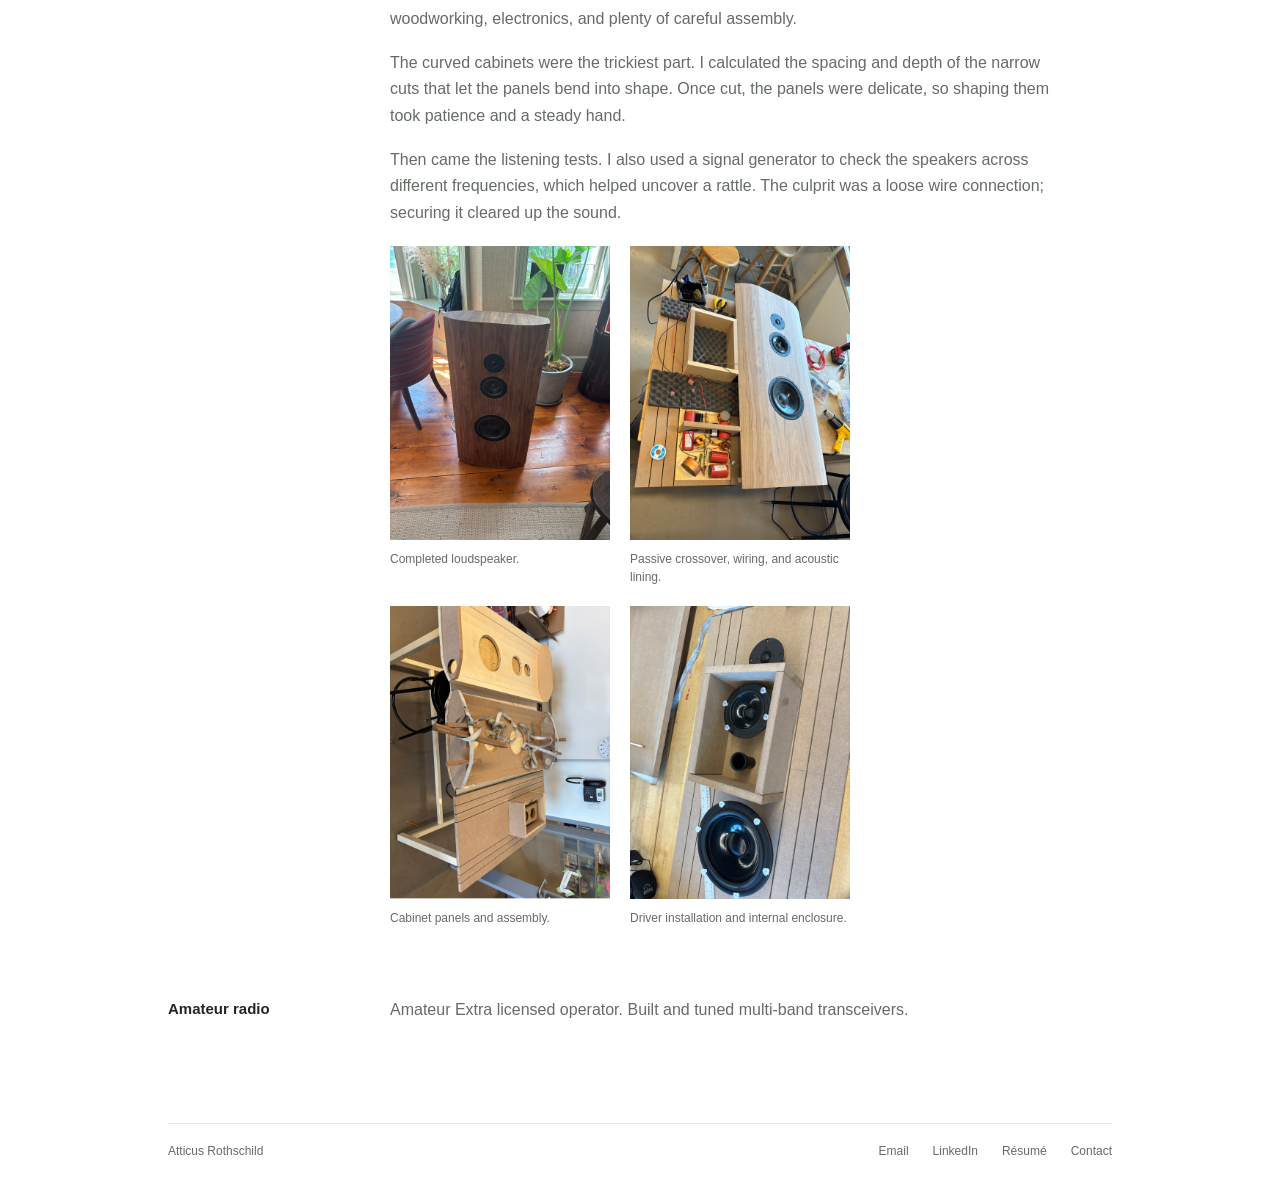
<file: work.html>
<!doctype html>
<html lang="en"><head><meta charset="utf-8"><meta name="viewport" content="width=device-width, initial-scale=1"><meta name="description" content="Atticus Rothschild — Rice mechanical engineering student pursuing semiconductor internships. Precision design, thermal testing, and microfabrication."><title>Other work · Atticus Rothschild</title><link rel="stylesheet" href="style.css?v=13"></head>
<body><a class="skip" href="#main">Skip to content</a><div class="shell"><header><a class="brand" href="./">Atticus Rothschild<span>Mechanical engineering / Rice University</span></a><nav aria-label="Main navigation"><a href="./">About</a><a href="emerge.html">EMERGE Lab</a><a href="kong.html">Kong Lab</a><a href="fsae.html">FSAE</a><a href="rapyuta.html">Rapyuta Robotics</a><a href="work.html" aria-current="page">Other work</a></nav></header><main id="main"><section class="intro"><p class="eyebrow">Experience & personal projects</p><h1>Other work</h1><p class="lead">Engineering experience and personal projects outside my university research.</p><div class="text-links"><a class="download-button" href="portfolio.pdf" download="Atticus_Rothschild_Portfolio.pdf">Download portfolio (PDF)</a></div></section><section class="detail" id="fire1"><h2>FIRE1</h2><div><p class="meta">Medical Device Engineering Work Experience · Dublin · May 2026</p><p>Worked with the implantation team to investigate NORM Sensor deployment through a catheter. Parts of the nitinol frame caught on each other as the sensor emerged from the catheter. I ran deployment tests using both benchtop fixtures and anatomical models, varying how the sensor was loaded into the catheter and released to find a method that would prevent the frame from catching on itself. The team had to balance mechanical reliability with how doctors would perform the deployment and what they could see under fluoroscopy (real-time X-ray imaging).</p><figure class="research-photo fire1-product"><a href="images/fire1-norm-system.jpg"><img src="images/fire1-norm-system.jpg" alt="FIRE1 NORM system: implantable sensor, wearable belt, and mobile app" width="400" height="223" loading="lazy"></a><figcaption>NORM sensor, belt, and app. Image source: FIRE1 website.</figcaption></figure></div></section><section class="detail" id="lee-gagne"><h2>Engine work</h2><div><p class="meta">Mechanical Engineering Apprentice · Chatham, NY · 2024–2026</p><p>Assisted mechanical engineer Lee Gagne with engine teardown, inspection, reassembly, precision measurement, component refurbishment, and system testing.</p><div class="project-photos engine-media"><figure><a href="images/lee-gagne-engine.jpg"><img src="images/lee-gagne-engine.jpg" alt="Engine suspended from a chain hoist during workshop work" loading="lazy"></a><figcaption>Engine work during my apprenticeship with Lee Gagne.</figcaption></figure><figure><video controls playsinline preload="none" poster="media/lee-gagne-engine.jpg" aria-label="Engine work in the workshop with Lee Gagne"><source src="media/lee-gagne-engine.mp4" type="video/mp4">Your browser does not support embedded video. <a href="media/lee-gagne-engine.mp4">Download video</a>.</video><figcaption>Workshop footage from my apprenticeship.</figcaption></figure></div></div></section><section class="detail" id="loudspeakers"><h2>Loudspeakers</h2><div><p>I started with an existing loudspeaker design and made it my own, from the CNC-routed MDF cabinets to the drivers, crossovers, and wiring inside. This build brought together woodworking, electronics, and plenty of careful assembly.</p><p>The curved cabinets were the trickiest part. I calculated the spacing and depth of the narrow cuts that let the panels bend into shape. Once cut, the panels were delicate, so shaping them took patience and a steady hand.</p><p>Then came the listening tests. I also used a signal generator to check the speakers across different frequencies, which helped uncover a rattle. The culprit was a loose wire connection; securing it cleared up the sound.</p><div class="project-photos speaker-photos"><figure><a href="images/speakers-finished.jpg"><img src="images/speakers-finished.jpg" alt="Finished loudspeaker with three drivers and a curved wood-finished cabinet" loading="lazy" width="1200" height="1600"></a><figcaption>Completed loudspeaker.</figcaption></figure><figure><a href="images/speakers-crossover.jpg"><img src="images/speakers-crossover.jpg" alt="Open loudspeaker cabinet showing crossover components, wiring, and acoustic lining" loading="lazy" width="1200" height="1600"></a><figcaption>Passive crossover, wiring, and acoustic lining.</figcaption></figure><figure><div class="portrait-turn"><a href="images/speakers-cabinet-assembly.jpg"><img src="images/speakers-cabinet-assembly.jpg" alt="Speaker cabinet panels with driver cutouts and straps holding an assembly together" loading="lazy" width="1600" height="1200"></a></div><figcaption>Cabinet panels and assembly.</figcaption></figure><figure><a href="images/speakers-drivers.jpg"><img src="images/speakers-drivers.jpg" alt="Speaker drivers and an internal enclosure during assembly" loading="lazy" width="1200" height="1600"></a><figcaption>Driver installation and internal enclosure.</figcaption></figure></div></div></section><section class="detail"><h2>Amateur radio</h2><div><p>Amateur Extra licensed operator. Built and tuned multi-band transceivers.</p></div></section></main><footer><span>Atticus Rothschild</span><div><a href="contact.html#email">Email</a><a href="https://www.linkedin.com/in/atticus-rothschild-255947233/">LinkedIn</a><a href="resume.pdf">Résumé</a><a href="contact.html">Contact</a></div></footer></div><script src="gallery.js?v=4" defer></script></body></html>
</file>
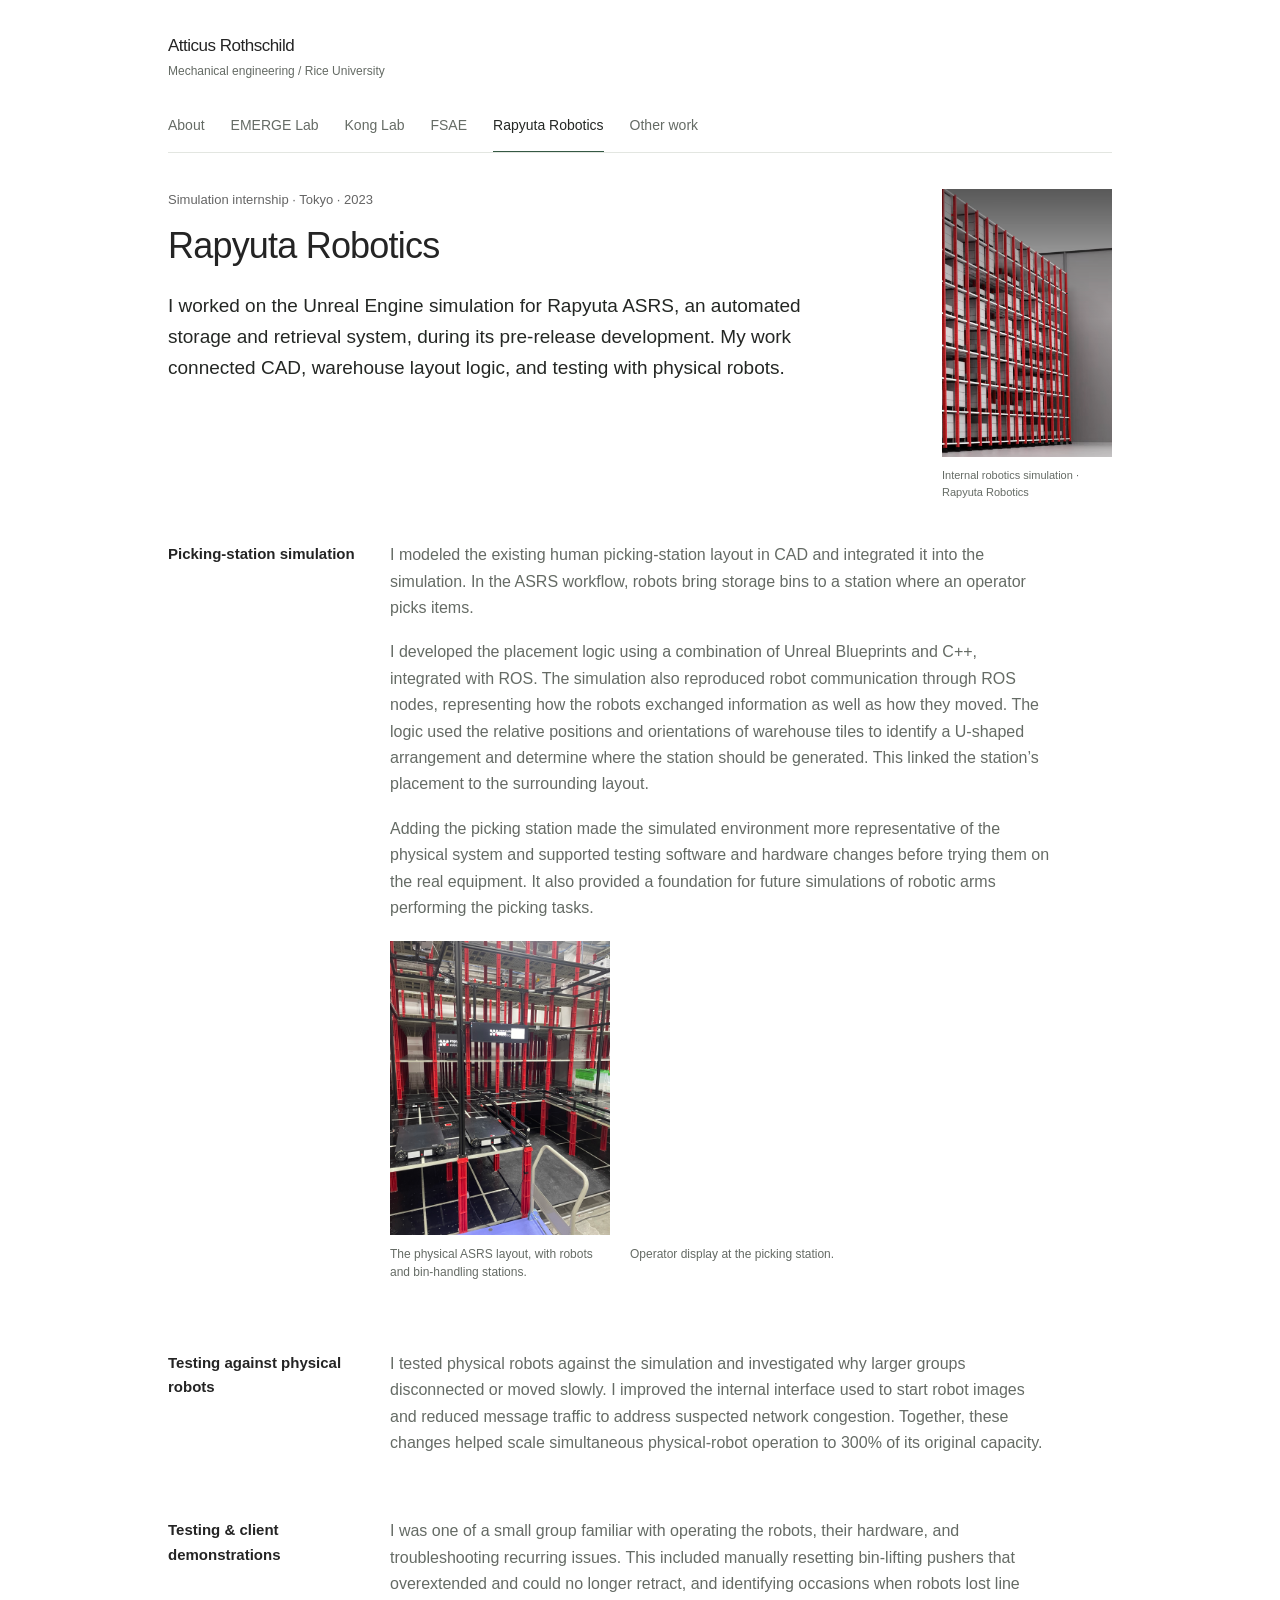
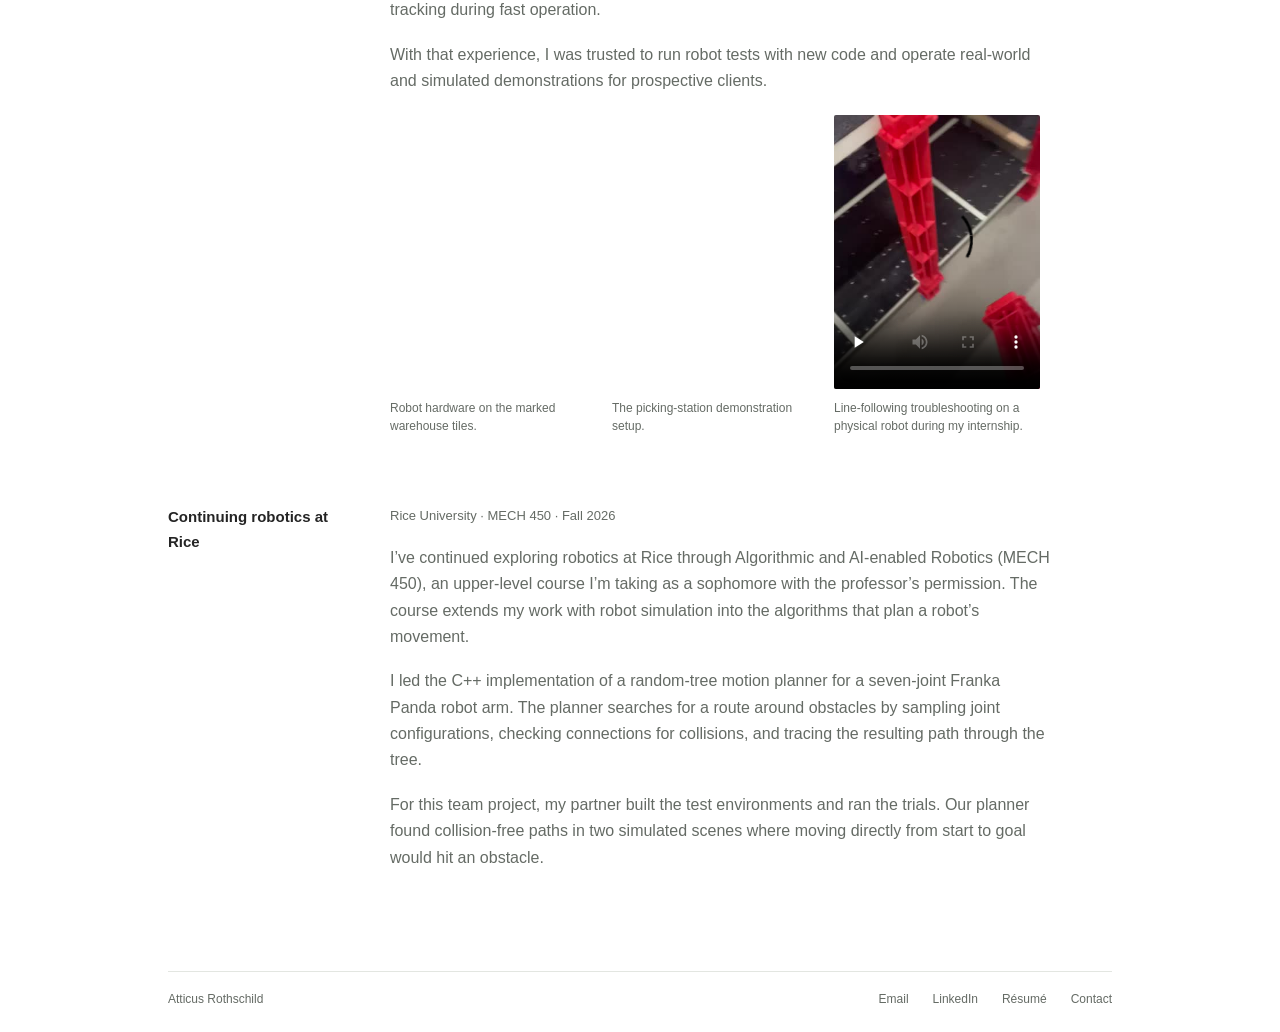
<file: project_pages/robotics-simulation.html>
<!doctype html><html lang="en"><meta charset="utf-8"><meta http-equiv="refresh" content="0;url=../rapyuta.html"><title>Atticus Rothschild</title><a href="../rapyuta.html">Continue to project</a></html>
</file>
<file: style.css>
:root{color-scheme:light;--ink:#242724;--muted:#656b65;--line:#e3e6e1;--accent:#355944}*{box-sizing:border-box}body{margin:0;background:#fdfefc;color:var(--ink);font-family:Arial,Helvetica,sans-serif;font-size:16px;line-height:1.75}a{color:inherit;text-decoration:none}a:hover{color:var(--accent)}a:focus-visible{outline:2px solid var(--accent);outline-offset:6px}.shell{max-width:1136px;padding:0 48px;margin:auto;min-height:100vh;display:flex;flex-direction:column}header{padding:38px 0 0}.brand{font-size:18px;font-weight:600;letter-spacing:-.5px}.brand span{display:block;color:var(--muted);font-size:12px;font-weight:400;letter-spacing:0;margin-top:2px}nav{display:flex;gap:32px;border-bottom:1px solid var(--line);margin-top:32px}nav a{font-size:14px;color:var(--muted);padding:0 0 14px;border-bottom:2px solid transparent;margin-bottom:-1px}nav a[aria-current]{border-color:var(--accent);color:var(--ink)}main{flex:1;padding-bottom:70px}.about{display:grid;grid-template-columns:1fr 280px;gap:90px;align-items:center;padding:84px 0 64px}.eyebrow{font-size:12px;color:var(--accent);letter-spacing:1.5px;text-transform:uppercase;margin:0 0 18px}h1{font-size:clamp(36px,4.5vw,54px);line-height:1.12;font-weight:500;letter-spacing:-2.2px;margin:0 0 27px}p{color:var(--muted);margin:0 0 18px}.lead{font-size:21px;line-height:1.55;color:var(--ink);max-width:690px}.text-links{display:flex;gap:28px;margin-top:30px;font-size:14px}.text-links a{border-bottom:1px solid #9ba99d;padding-bottom:3px}.portrait{height:340px;background:#edf0e9;display:flex;align-items:center;justify-content:center;flex-direction:column;gap:22px}.monogram{font-size:65px;font-weight:400;letter-spacing:-5px;color:#788777}.portrait-note{font-size:11px;color:#596653}.about-note{border-top:1px solid var(--line);padding-top:22px;display:flex;justify-content:space-between;color:var(--muted);font-size:13px}.intro{padding:72px 0 34px;max-width:800px}.detail{display:grid;grid-template-columns:230px 1fr;gap:42px;border-top:1px solid var(--line);padding:30px 0 14px}.detail h2{font-size:16px;font-weight:500;margin:0}.detail p{max-width:660px}.meta{font-size:13px}figure{margin:0 0 40px}figure img{display:block;width:100%;max-height:490px;object-fit:contain;background:#f1f2ef}figcaption{font-size:12px;color:var(--muted);margin-top:10px}footer{border-top:1px solid var(--line);padding:24px 0 28px;display:flex;justify-content:space-between;font-size:12px;color:var(--muted)}footer div{display:flex;gap:24px}.skip{position:absolute;top:-100px}.skip:focus{top:4px;left:10px;background:white;padding:8px;z-index:2}@media(max-width:760px){.shell{padding:0 24px}header{padding-top:25px}nav{gap:23px;overflow-x:auto;white-space:nowrap}nav a{font-size:13px}.about{grid-template-columns:1fr;gap:30px;padding:48px 0 36px}.portrait{grid-row:1;width:150px;height:180px}.monogram{font-size:45px}.portrait-note{font-size:10px}.lead{font-size:19px}h1{letter-spacing:-1.5px}.about-note{flex-direction:column;gap:4px}.intro{padding-top:48px}.detail{grid-template-columns:1fr;gap:10px}footer{gap:15px;flex-wrap:wrap}main{padding-bottom:45px}}

img.portrait{width:280px;height:340px;object-fit:cover;object-position:center;border-radius:2px}@media(max-width:760px){img.portrait{width:180px;height:200px}}

nav{gap:26px}.team-logo{max-width:260px}.team-logo img{max-height:160px}.project-visual{max-width:620px}.project-visual img{max-height:340px}.small-media{max-width:320px;margin:0 0 24px}.small-media img{max-height:300px}.media-grid{display:grid;gap:24px;max-width:650px}.media-grid figure{margin:0}video{display:block;width:100%;background:#eee;border-radius:2px}@media(max-width:900px){nav{overflow-x:auto;white-space:nowrap;gap:23px}}
nav{overflow-y:hidden}

.research-photo{max-width:620px;margin:8px 0 32px}.research-photo img{max-height:320px;object-fit:contain;background:#f6f7f4}.detail .research-photo{margin-top:24px}

/* Restrained document typography; project names carry the hierarchy. */
body{background:#fff;color:#242424;line-height:1.65}
.shell{max-width:1080px}
h1{font-size:clamp(30px,3.4vw,42px);font-weight:500;letter-spacing:-1.1px;line-height:1.2;margin-bottom:22px}
.eyebrow{font-size:13px;letter-spacing:0;text-transform:none;color:#656565;margin-bottom:14px}
.intro{padding:54px 0 25px}.lead{font-size:19px;line-height:1.65}
.about{padding:64px 0 48px;gap:64px;align-items:start}
.detail{grid-template-columns:190px 1fr;gap:32px;padding-top:26px}.detail h2{font-weight:600}
.research-photo img{width:auto;max-width:100%;height:auto;max-height:320px;background:none}
figcaption{line-height:1.5;max-width:580px}.text-links a{text-decoration:underline;text-underline-offset:4px;border:0}
nav a:hover{text-decoration:underline;text-underline-offset:5px}
@media(max-width:760px){.about{gap:30px;padding-top:38px}.intro{padding-top:38px}.detail{grid-template-columns:1fr;gap:10px}h1{font-size:32px}.lead{font-size:18px}}

.upright-photo{position:relative;width:min(100%,240px);aspect-ratio:483/643;overflow:hidden}.research-photo .upright-photo img{position:absolute;left:50%;top:50%;width:133.1263%;max-width:none;max-height:none;height:auto;transform:translate(-50%,-50%) rotate(90deg)}

/* Simple portfolio proportions, with less repeated framing. */
.shell{max-width:1040px}header{padding-top:32px}
.brand{font-size:17px;font-weight:500}.brand span{font-size:12px}
h1{font-size:36px;letter-spacing:-.8px;font-weight:500}
.about{grid-template-columns:minmax(0,1fr) 230px;gap:64px;padding-top:60px}
img.portrait{width:230px;height:280px}
.detail{border-top:0;padding:24px 0 12px}.detail+.detail{margin-top:8px}
.detail h2{font-size:15px}.intro{padding-bottom:20px}
figcaption{font-size:12px}footer{padding-top:18px;padding-bottom:22px}
@media(max-width:760px){.about{grid-template-columns:1fr;gap:28px;padding-top:36px}img.portrait{width:160px;height:180px}h1{font-size:30px}.detail{padding-top:20px}}

/* Make contextual project links visible and contact links wrap on small screens. */
.about p a{text-decoration:underline;text-decoration-color:#a4ada5;text-underline-offset:3px}.text-links,footer div{flex-wrap:wrap}

.equipment-photos{display:grid;grid-template-columns:repeat(3,minmax(0,1fr));gap:16px;margin:24px 0}.equipment-photos figure{margin:0;min-width:0}.equipment-photos img{display:block;width:100%;height:auto;max-height:none;background:none}.equipment-photos a{display:block}@media(max-width:480px){.equipment-photos{grid-template-columns:1fr;max-width:260px;gap:24px}}

.project-photos{display:grid;grid-template-columns:repeat(2,minmax(0,1fr));gap:20px;margin:24px 0 32px}.project-photos figure{margin:0;min-width:0}.project-photos img{width:100%;height:300px;object-fit:contain;background:none}.troubleshooting-video{max-width:270px;margin-top:24px}@media(max-width:480px){.project-photos{grid-template-columns:1fr;max-width:280px}.project-photos img{height:auto;max-height:360px}}

.image-viewer-open{overflow:hidden}
.image-viewer{position:fixed;inset:0;width:100%;height:100%;max-width:none;max-height:none;margin:0;border:0;padding:64px 24px 24px;background:rgba(15,18,16,.68);overflow:hidden}
.image-viewer[open]{display:flex;align-items:center;justify-content:center}
.image-viewer::backdrop{background:transparent}
.image-viewer img{display:block;max-width:100%;max-height:100%;width:auto;height:auto;object-fit:contain}
.image-viewer-close{position:absolute;right:20px;top:16px;border:1px solid #777;border-radius:3px;padding:9px 16px;background:#fff;color:#242424;font:inherit;font-size:15px;cursor:pointer;z-index:1}
.image-viewer-close:focus-visible{outline:3px solid #b5d8be;outline-offset:3px}
.image-viewer img.image-viewer-rotated{transform:rotate(90deg);max-width:calc(100dvh - 100px);max-height:calc(100vw - 48px)}
.image-viewer{padding:64px 64px 48px}
.image-viewer-arrow{position:absolute;top:50%;transform:translateY(-50%);width:44px;height:52px;border:1px solid #aaa;border-radius:3px;background:#fff;color:#242424;font:36px/1 Arial,sans-serif;cursor:pointer;z-index:1}
.image-viewer-previous{left:10px}.image-viewer-next{right:10px}
.image-viewer-arrow:focus-visible{outline:3px solid #b5d8be;outline-offset:3px}
.image-viewer-counter{position:absolute;bottom:12px;left:50%;transform:translateX(-50%);color:#fff;font-size:14px}
.image-viewer img.image-viewer-rotated{max-width:calc(100dvh - 128px);max-height:calc(100vw - 128px)}
@media(max-width:480px){.image-viewer{padding-left:52px;padding-right:52px}.image-viewer-arrow{width:40px}.image-viewer-previous{left:6px}.image-viewer-next{right:6px}.image-viewer img.image-viewer-rotated{max-height:calc(100vw - 104px)}}
.text-links a.download-button{display:inline-block;padding:9px 15px;border:1px solid #355944;border-radius:3px;text-decoration:none;color:#355944}.text-links a.download-button:hover{background:#f0f4f0}

figure a:has(img){cursor:zoom-in}

figure a:has(img){display:block}.upright-photo>a{position:absolute;inset:0;display:block}.portrait-link{display:block;cursor:zoom-in}@media(max-width:760px){.portrait-link{grid-row:1;width:160px}}

.project-intro{display:grid;grid-template-columns:minmax(0,1fr) 170px;gap:40px;align-items:start;padding:36px 0 18px}
.project-intro .intro{padding:0;max-width:none}.project-intro .lead{margin-bottom:0}
.project-intro .project-visual{margin:0;max-width:200px}.project-intro .project-visual img{width:100%;height:auto;max-height:none;background:none}
.project-intro figcaption{font-size:11px}
@media(max-width:760px){.project-intro{grid-template-columns:minmax(0,1fr) 150px;gap:22px;padding-top:32px}}
@media(max-width:540px){.project-intro{grid-template-columns:1fr;gap:20px}.project-intro .project-visual{max-width:150px}}

/* Let each photo use its own proportions instead of a padded image frame. */
.project-photos{display:flex;flex-wrap:wrap;align-items:flex-start;gap:20px;margin:20px 0 26px}
.project-photos figure{flex:0 1 220px;max-width:100%}
.project-photos img{width:100%;height:auto;max-height:none;object-fit:initial}
.equipment-photos{align-items:start}
.research-photo>a{width:fit-content;max-width:100%}
.project-intro>.research-photo{margin:0;max-width:170px}
.project-intro>.research-photo img{width:100%;height:auto;max-height:none}
.project-intro-landscape{grid-template-columns:minmax(0,1fr) 280px}
.project-intro-landscape>.research-photo{max-width:280px}
@media(max-width:760px){.project-intro-landscape{grid-template-columns:minmax(0,1fr) 210px}}
@media(max-width:540px){.project-intro-landscape{grid-template-columns:1fr}.project-intro>.research-photo{max-width:150px}.project-intro-landscape>.research-photo{max-width:280px}.project-photos{max-width:none}.project-photos figure{flex-basis:220px}}
.project-photos{display:block;columns:2;column-gap:20px;max-width:460px}
.project-photos figure{display:inline-block;vertical-align:top;break-inside:avoid;width:100%;margin:0 0 20px}
@media(max-width:480px){.project-photos{columns:1;max-width:260px}}
.engine-media{display:grid;grid-template-columns:repeat(2,minmax(0,1fr));gap:20px;align-items:start}.engine-media video{aspect-ratio:3/4;object-fit:cover;object-position:center bottom}@media(max-width:480px){.engine-media{grid-template-columns:1fr}}

.portrait-turn{position:relative;width:100%;aspect-ratio:3/4;overflow:hidden}.portrait-turn>a{position:absolute;inset:0}.portrait-turn img{position:absolute;left:50%;top:50%;width:133.333333%;max-width:none;height:auto;max-height:none;transform:translate(-50%,-50%) rotate(90deg)}

.speaker-photos{display:grid;grid-template-columns:repeat(2,minmax(0,1fr));gap:20px;align-items:start}.speaker-photos figure{margin:0}@media(max-width:480px){.speaker-photos{grid-template-columns:1fr}}
.fire1-product{max-width:400px}.fire1-product img{width:100%;height:auto}.fire1-product figcaption a{text-decoration:underline;text-underline-offset:2px}
/* Keep related media together in rows instead of balancing them into columns. */
.project-photos{display:grid;columns:auto;grid-template-columns:repeat(2,minmax(0,1fr));gap:20px;align-items:start}
.project-photos figure{margin:0;min-width:0}
.demonstration-media{grid-template-columns:repeat(3,minmax(0,1fr));max-width:650px;gap:16px}
.demonstration-media img,.demonstration-media video{width:100%;height:auto;aspect-ratio:3/4;object-fit:cover}
.demonstration-media .troubleshooting-video{max-width:none;margin:0}
.media-grid{grid-template-columns:repeat(2,minmax(0,1fr));gap:20px}
.media-grid video{aspect-ratio:4/3;object-fit:contain;background:#171717}
@media(max-width:540px){.demonstration-media{gap:10px}.demonstration-media figcaption{font-size:11px}}
@media(max-width:480px){.project-photos:not(.demonstration-media),.media-grid{grid-template-columns:1fr}.demonstration-media{max-width:none}}
.racing-team-photos{max-width:650px}.racing-team-photos img{aspect-ratio:4/3;object-fit:cover}
.email-contact{max-width:560px;margin:12px 0 48px}.email-contact label{display:block;font-size:13px;margin-bottom:8px}.email-copy{display:flex;gap:12px;flex-wrap:wrap}.email-copy input{font:inherit;color:inherit;border:1px solid #bbb;padding:10px 12px;min-width:0;width:240px;max-width:100%;box-sizing:border-box;background:#fff}.email-copy button{font:inherit;font-size:14px;padding:10px 14px;border:1px solid #355944;background:#fff;color:#355944;border-radius:3px;cursor:pointer}.email-copy button:hover{background:#f0f4f0}#email-status{font-size:13px;min-height:20px;margin:8px 0 12px}
.thermal-media{display:grid;grid-template-columns:minmax(0,240px) minmax(0,1fr);gap:20px;align-items:start;margin:24px 0;max-width:650px}.thermal-media figure{margin:0;min-width:0}.thermal-media video{width:100%;height:auto}.thermal-media .upright-photo{width:100%}@media(max-width:540px){.thermal-media{grid-template-columns:1fr}.thermal-media .research-photo{max-width:240px}}
/* Match the thermal photo and full-width IR recording without cropping the scale. */
.thermal-media{grid-template-columns:minmax(0,1fr) minmax(0,2fr);align-items:start}
.detail .thermal-media figure{margin:0;max-width:none}
.thermal-media .upright-photo{width:100%;aspect-ratio:3/4}
.thermal-media video{display:block;width:100%;height:auto;aspect-ratio:3/2;object-fit:contain;background:#171717}
@media(max-width:540px){.thermal-media{grid-template-columns:1fr}.detail .thermal-media .research-photo{max-width:240px}}
</file>
